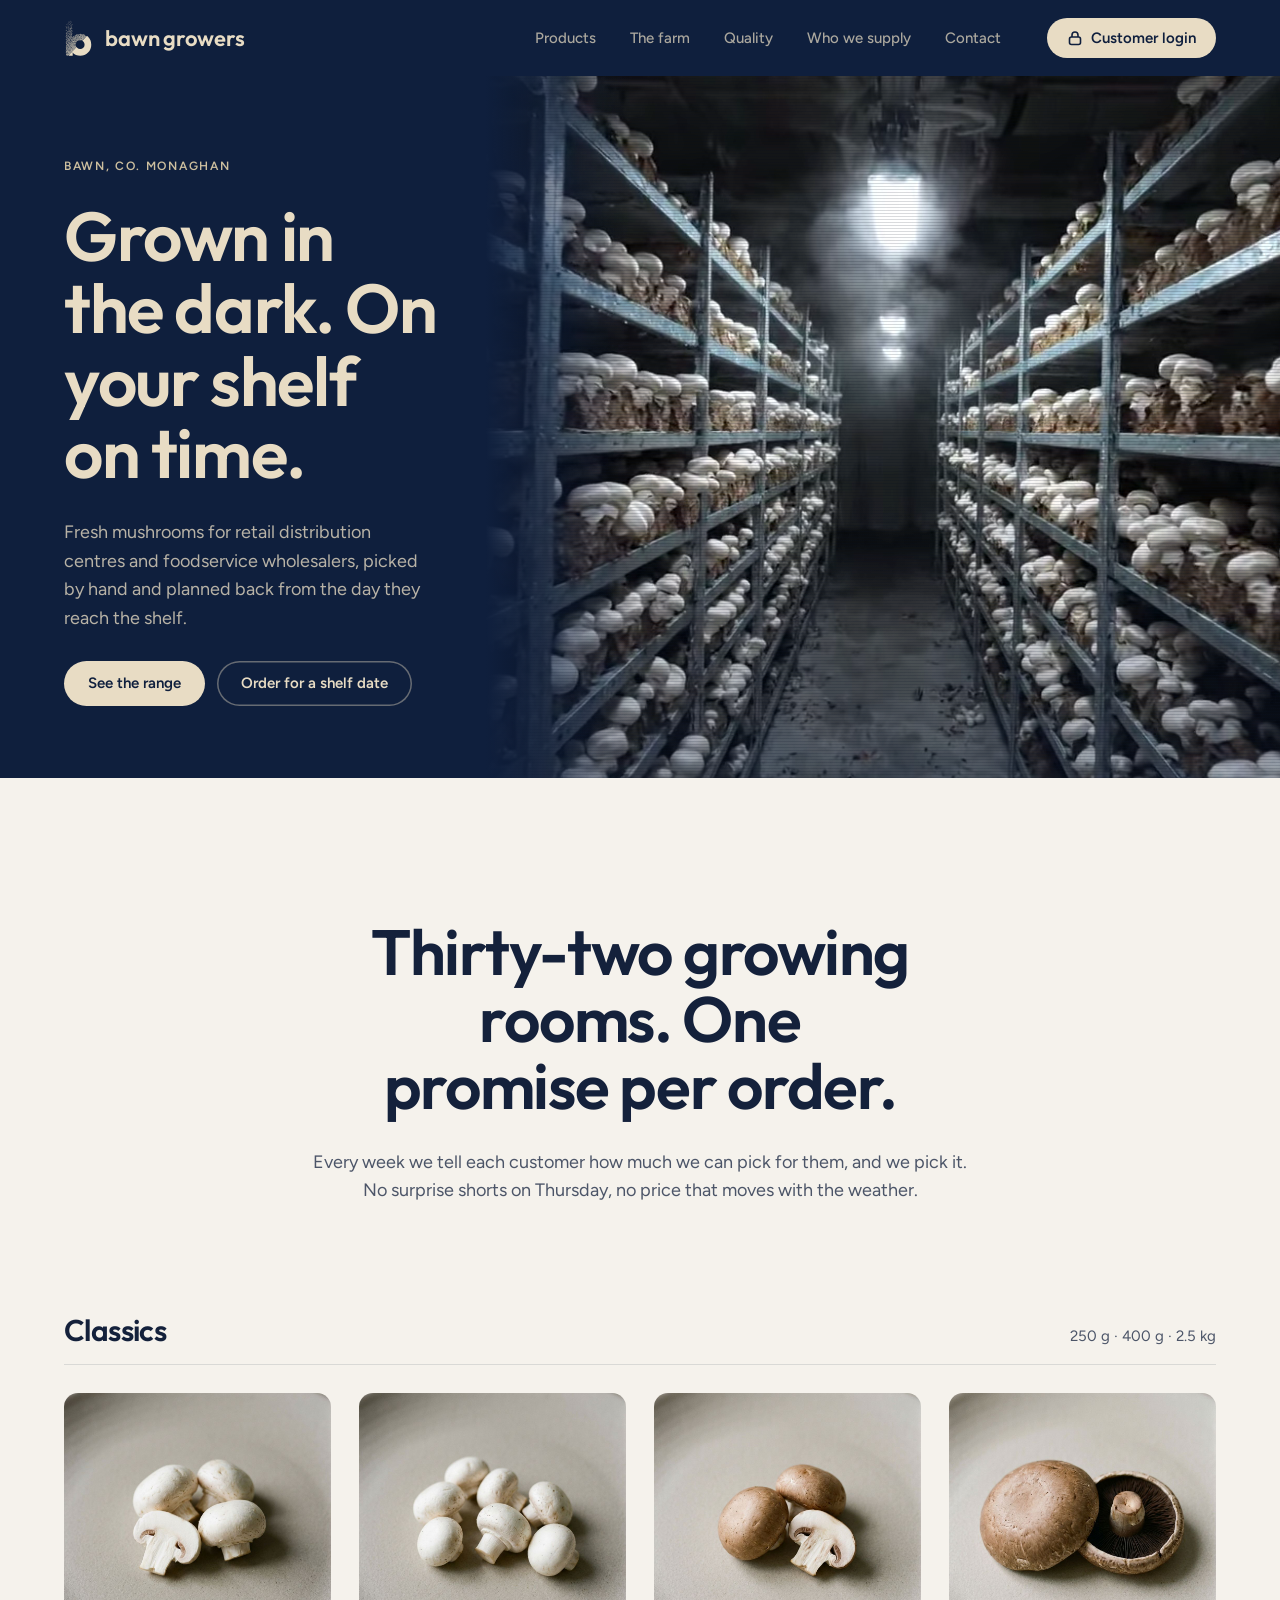
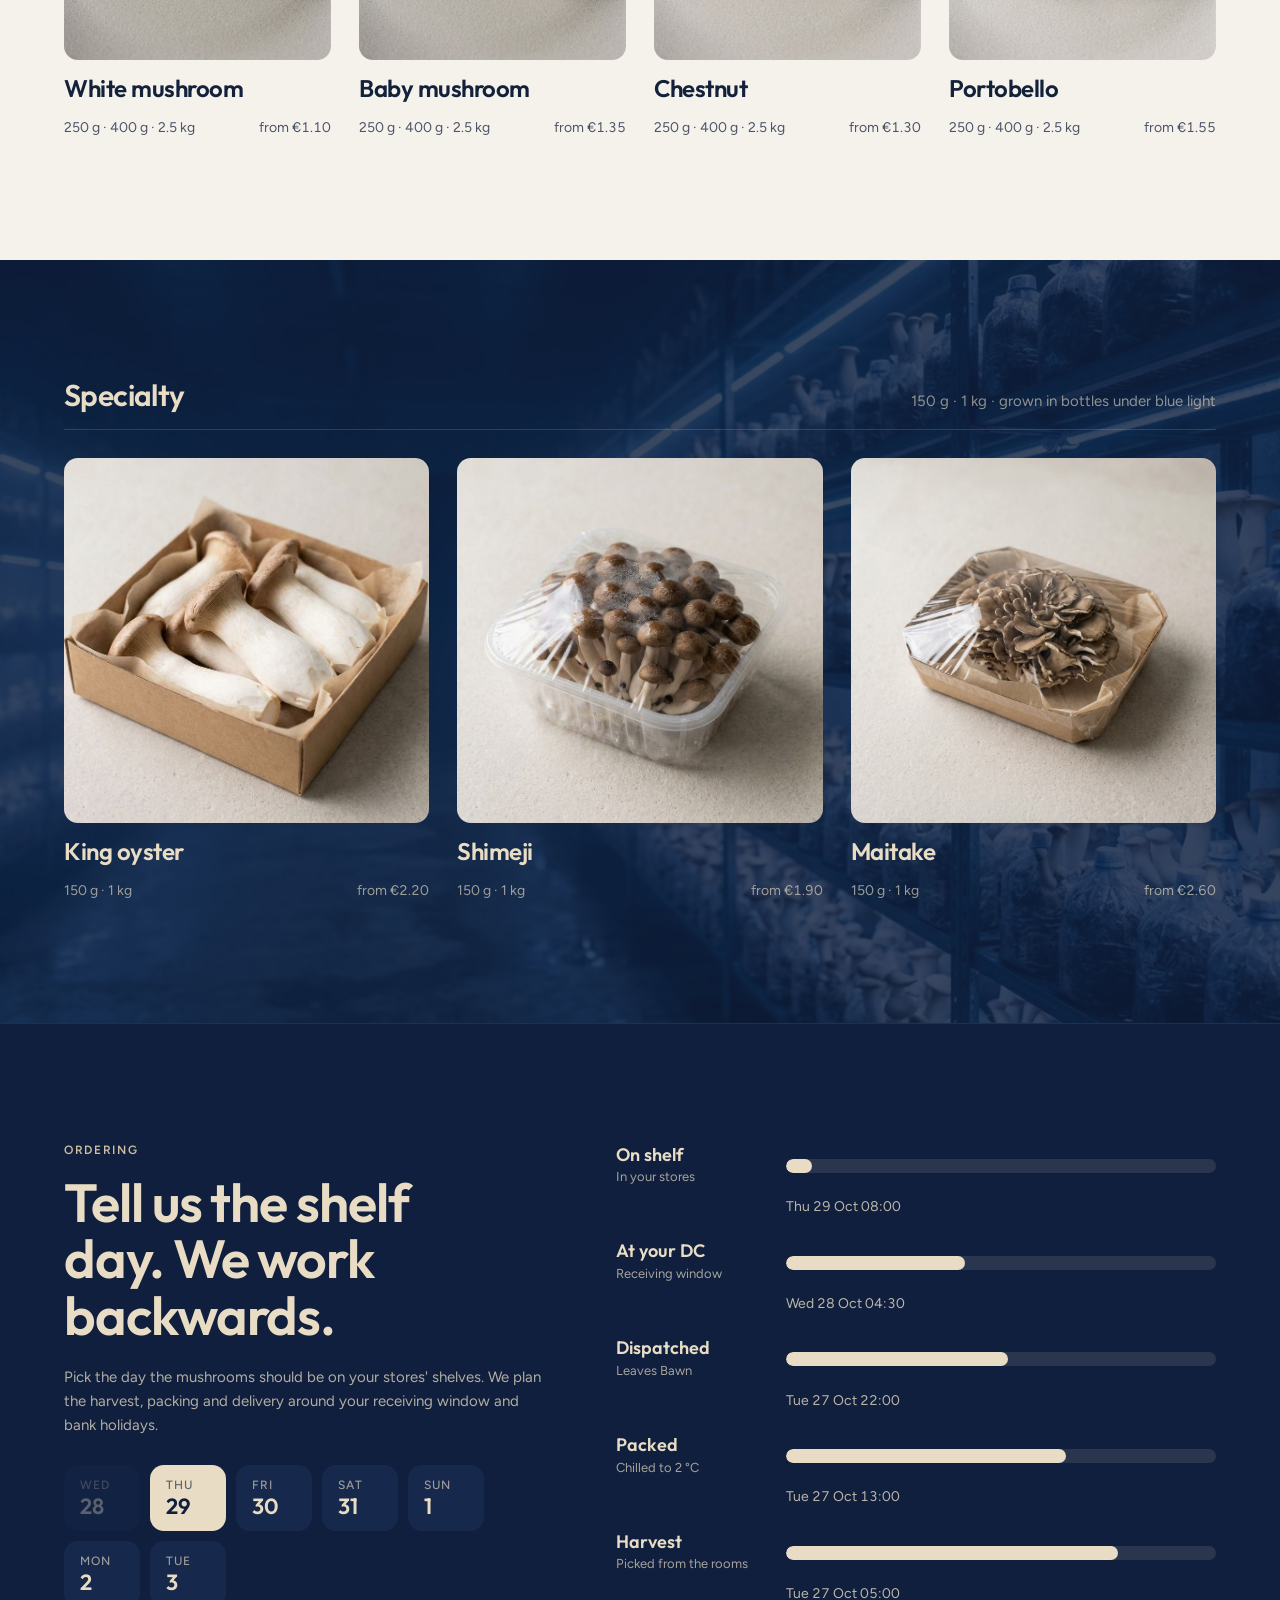
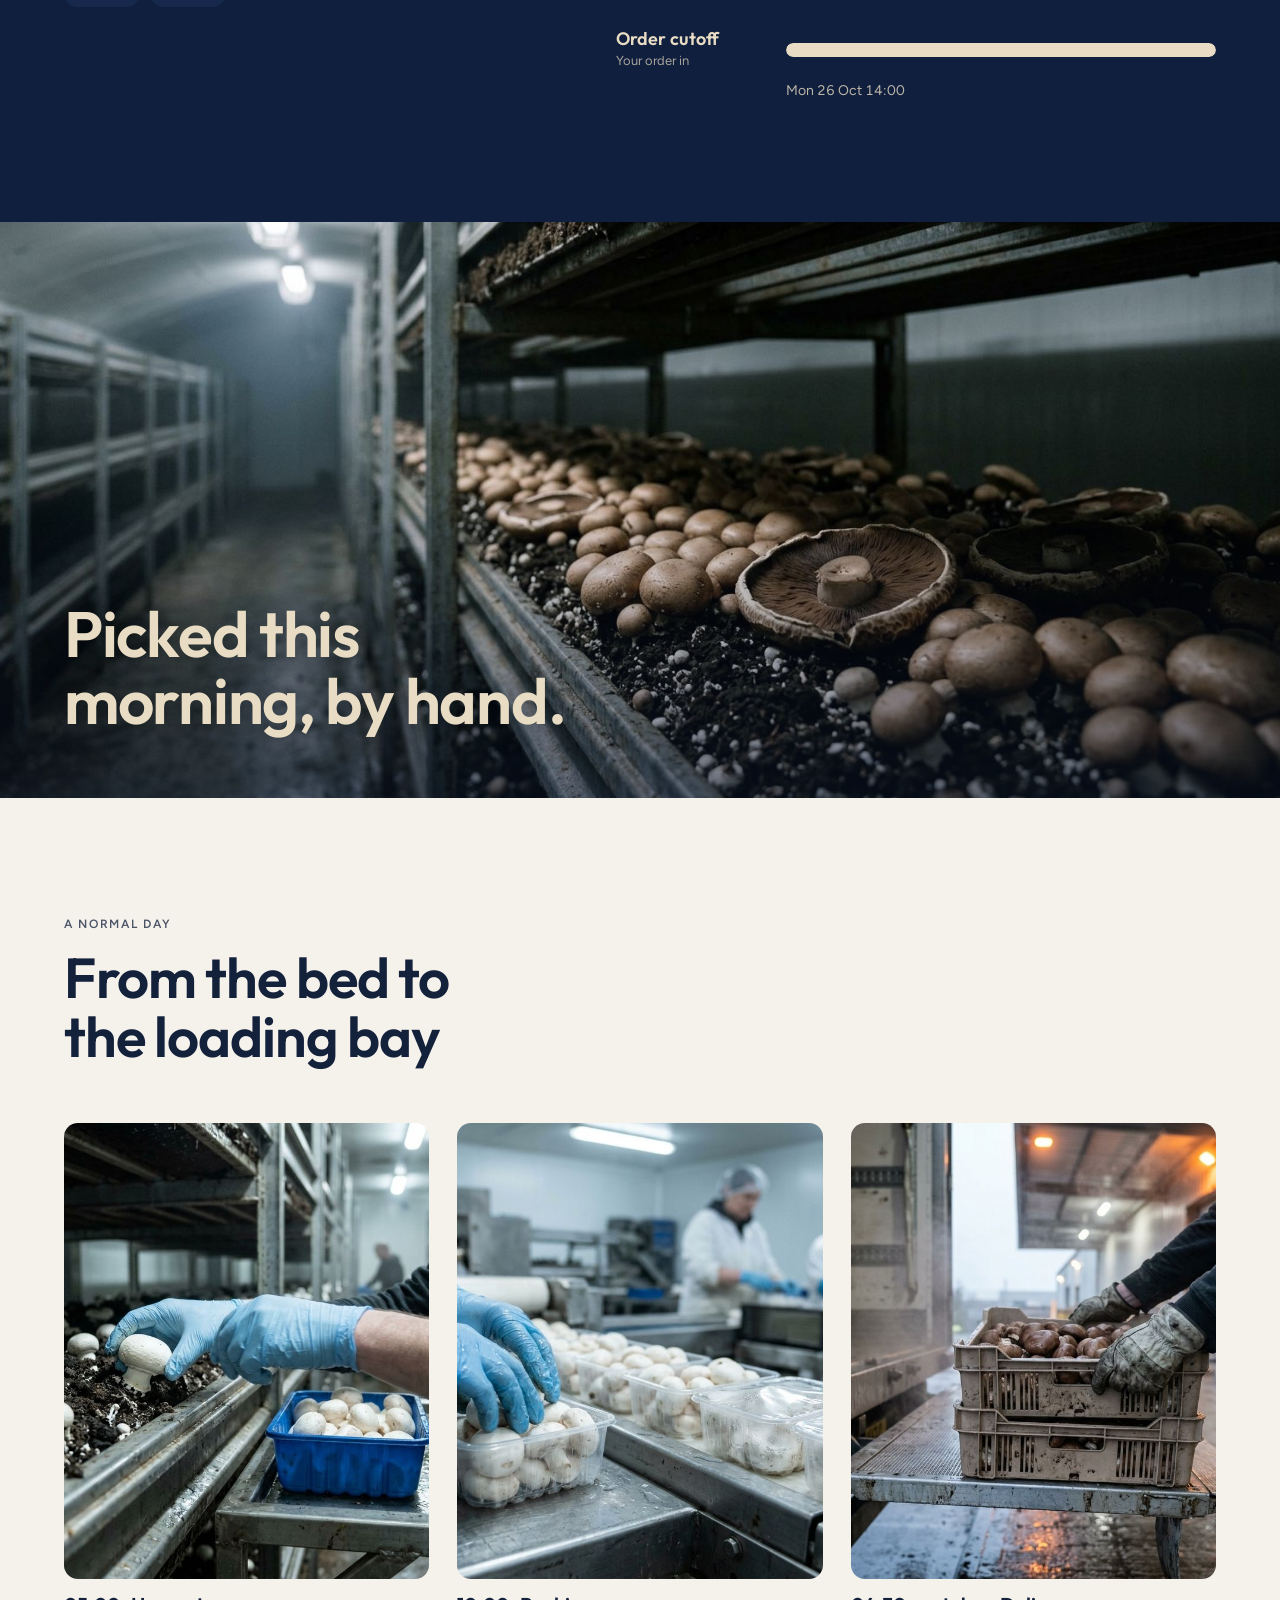
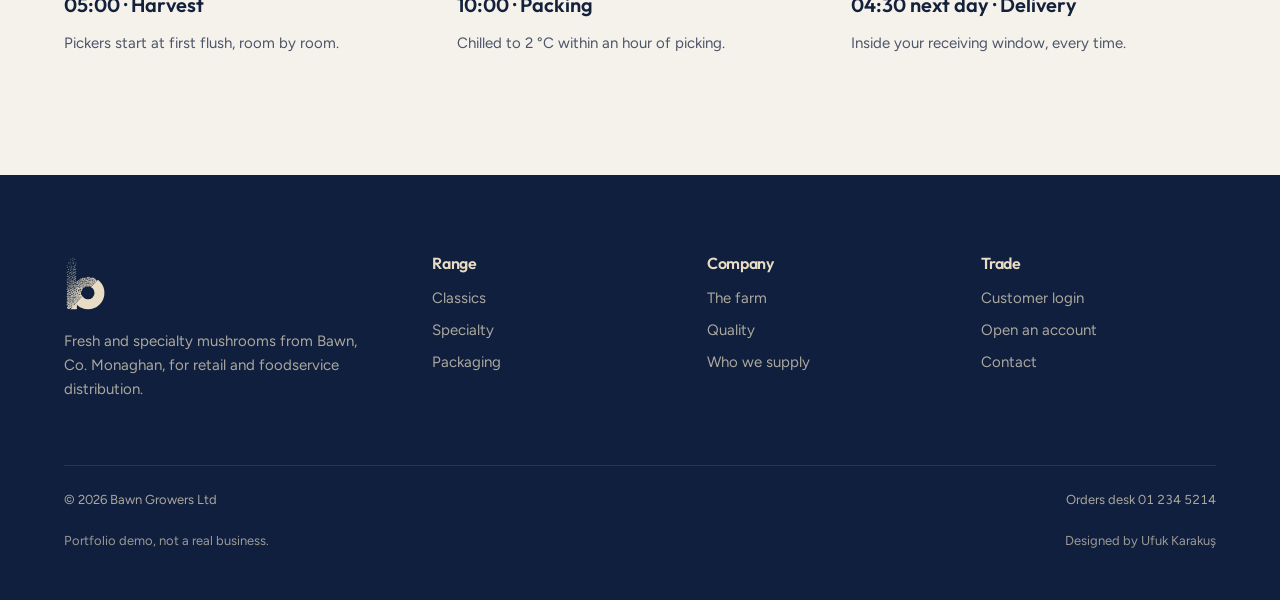
<file: index.html>
<!doctype html>
<html lang="en">
<head>
<meta charset="utf-8">
<meta name="viewport" content="width=device-width,initial-scale=1">
<title>Bawn Growers</title>
<meta name="robots" content="noindex, nofollow">
<meta name="description" content="Fresh mushrooms from Bawn, Co. Monaghan, for retail distribution centres and foodservice wholesalers.">
<link rel="icon" href="assets/logo/favicon.svg" type="image/svg+xml">
<link rel="preconnect" href="https://fonts.googleapis.com">
<link rel="preconnect" href="https://fonts.gstatic.com" crossorigin>
<link rel="stylesheet" href="https://fonts.googleapis.com/css2?family=Outfit:wght@400;500;600;700&family=Figtree:wght@400;500;600&display=swap">
<link rel="stylesheet" href="assets/css/main.css">
</head>
<body data-page="home">
<script src="assets/js/layout.js"></script>
<main id="main">
<section class="hero">
  <div class="hero-copy">
    <span class="eyebrow">Bawn, Co. Monaghan</span>
    <h1>Grown in the dark. On your shelf on time.</h1>
    <p>Fresh mushrooms for retail distribution centres and foodservice wholesalers, picked by hand and planned back from the day they reach the shelf.</p>
    <div class="btns">
      <a class="btn" href="products.html">See the range</a>
      <a class="btn ghost" href="panel.html">Order for a shelf date</a>
    </div>
  </div>
  <div class="hero-media" aria-hidden="true">
    <video autoplay muted loop playsinline preload="metadata" poster="assets/img/hero-poster.jpg" tabindex="-1">
      <source src="assets/video/hero.mp4" type="video/mp4">
      <source src="assets/video/hero.webm" type="video/webm">
    </video>
    <div class="scanlines"></div>
    <div class="edge-fade"></div>
  </div>
</section>

<div class="wrap statement">
  <h2>Thirty-two growing rooms. One promise per order.</h2>
  <p>Every week we tell each customer how much we can pick for them, and we pick it. No surprise shorts on Thursday, no price that moves with the weather.</p>
</div>

<section class="flush-top">
  <div class="wrap">
    <div class="group-label"><h3>Classics</h3><span>250 g · 400 g · 2.5 kg</span></div>
    <div class="prow four" id="home-classics"></div>
  </div>
</section>

<section class="navyband exotic">
  <div class="bgimg" style="background-image:url(assets/img/banner-specialty.jpg)"></div>
  <div class="wrap">
    <div class="group-label"><h3>Specialty</h3><span>150 g · 1 kg · grown in bottles under blue light</span></div>
    <div class="prow three" id="home-exotics"></div>
  </div>
</section>

<section class="navyband sep">
  <div class="wrap planner">
    <div>
      <span class="eyebrow">Ordering</span>
      <h2>Tell us the shelf day. We work backwards.</h2>
      <p class="note-line lead-note">Pick the day the mushrooms should be on your stores' shelves. We plan the harvest, packing and delivery around your receiving window and bank holidays.</p>
      <div class="days" id="home-days" role="group" aria-label="Shelf day"></div>
    </div>
    <div class="timeline" id="home-tl" aria-live="polite"></div>
  </div>
</section>

<div class="banner">
  <img src="assets/img/banner-brown.jpg" alt="A long growing room with brown mushrooms on peat beds" width="1584" height="672" loading="lazy">
  <div class="wrap"><h2>Picked this morning, by hand.</h2></div>
</div>

<section>
  <div class="wrap">
    <div class="sec-head"><span class="eyebrow">A normal day</span><h2>From the bed to the loading bay</h2></div>
    <div class="moments">
      <div class="moment"><div class="ph"><img src="assets/img/moment-harvest.jpg" alt="Gloved hands picking white mushrooms from a growing bed" width="1376" height="768" loading="lazy"></div><b>05:00 · Harvest</b><span>Pickers start at first flush, room by room.</span></div>
      <div class="moment"><div class="ph"><img src="assets/img/moment-packing.jpg" alt="A packing line filling punnets with white mushrooms" width="1376" height="768" loading="lazy"></div><b>10:00 · Packing</b><span>Chilled to 2 °C within an hour of picking.</span></div>
      <div class="moment"><div class="ph"><img src="assets/img/moment-delivery.jpg" alt="A driver unloading crates of chestnut mushrooms at a warehouse" width="1376" height="768" loading="lazy"></div><b>04:30 next day · Delivery</b><span>Inside your receiving window, every time.</span></div>
    </div>
  </div>
</section>
</main>
<script src="assets/js/data.js"></script>
<script src="assets/js/schedule.js"></script>
<script src="assets/js/reveal.js"></script>
<script src="assets/js/home.js"></script>
<script>BawnLayout.footer()</script>
</body>
</html>
</file>
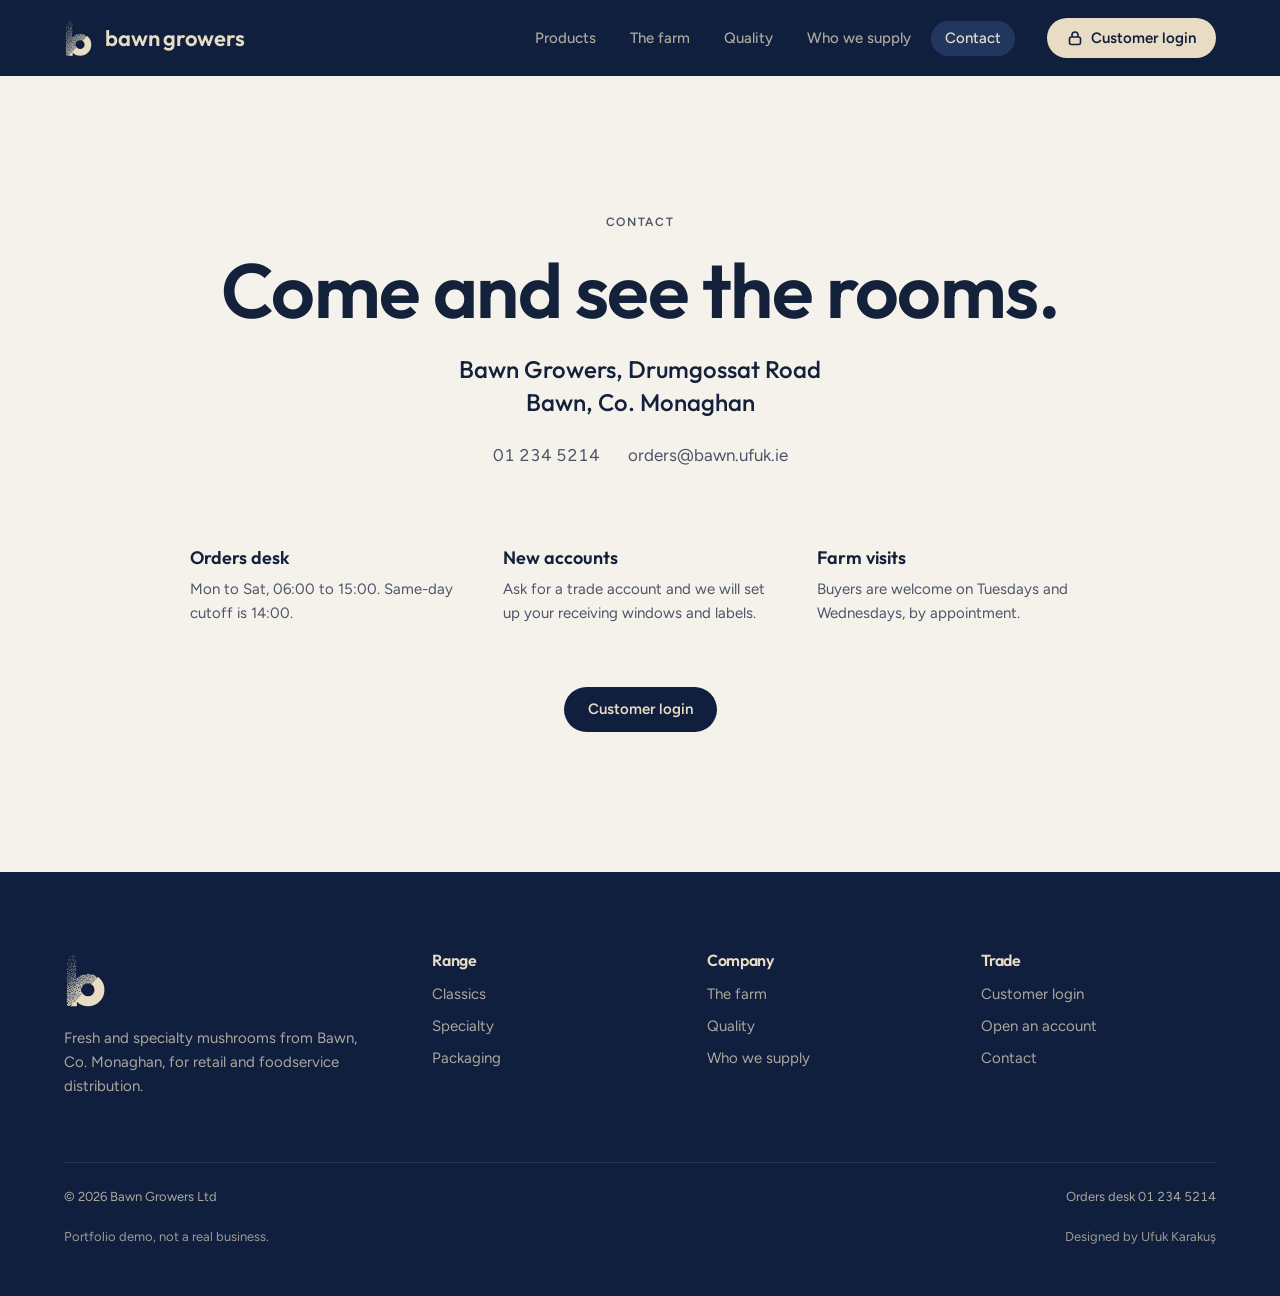
<file: contact.html>
<!doctype html>
<html lang="en">
<head>
<meta charset="utf-8">
<meta name="viewport" content="width=device-width,initial-scale=1">
<title>Bawn Growers — Contact</title>
<meta name="robots" content="noindex, nofollow">
<meta name="description" content="Orders desk, new accounts and farm visits.">
<link rel="icon" href="assets/logo/favicon.svg" type="image/svg+xml">
<link rel="preconnect" href="https://fonts.googleapis.com">
<link rel="preconnect" href="https://fonts.gstatic.com" crossorigin>
<link rel="stylesheet" href="https://fonts.googleapis.com/css2?family=Outfit:wght@400;500;600;700&family=Figtree:wght@400;500;600&display=swap">
<link rel="stylesheet" href="assets/css/main.css">
</head>
<body data-page="contact">
<script src="assets/js/layout.js"></script>
<main id="main">
<div class="wrap contact">
  <span class="eyebrow">Contact</span>
  <h1>Come and see the rooms.</h1>
  <p class="addr">Bawn Growers, Drumgossat Road<br>Bawn, Co. Monaghan</p>
  <div class="lines tnum"><span>01 234 5214</span><span>orders@bawn.ufuk.ie</span></div>
  <div class="hours">
    <div><b>Orders desk</b><p>Mon to Sat, 06:00 to 15:00. Same-day cutoff is 14:00.</p></div>
    <div><b>New accounts</b><p>Ask for a trade account and we will set up your receiving windows and labels.</p></div>
    <div><b>Farm visits</b><p>Buyers are welcome on Tuesdays and Wednesdays, by appointment.</p></div>
  </div>
  <a class="btn dark" href="panel.html">Customer login</a>
</div>

</main>
<script>BawnLayout.footer()</script>
</body>
</html>
</file>
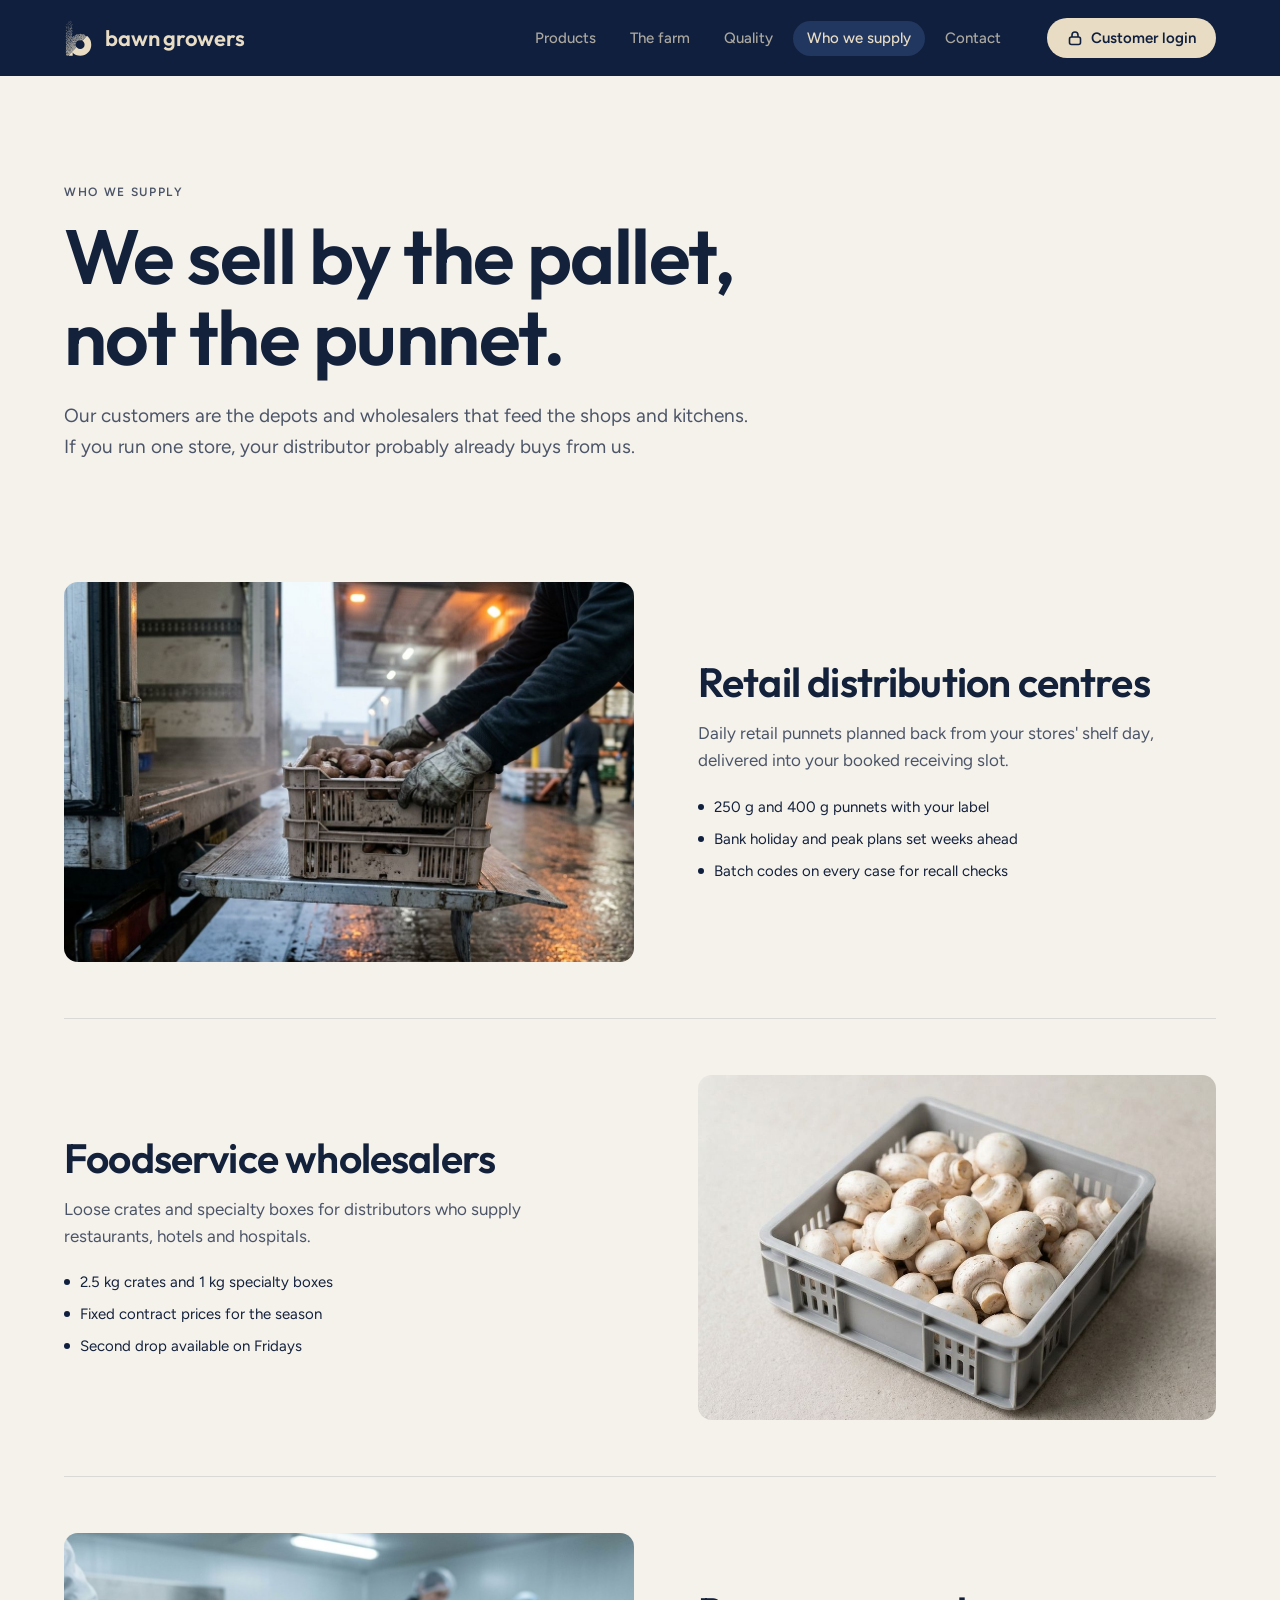
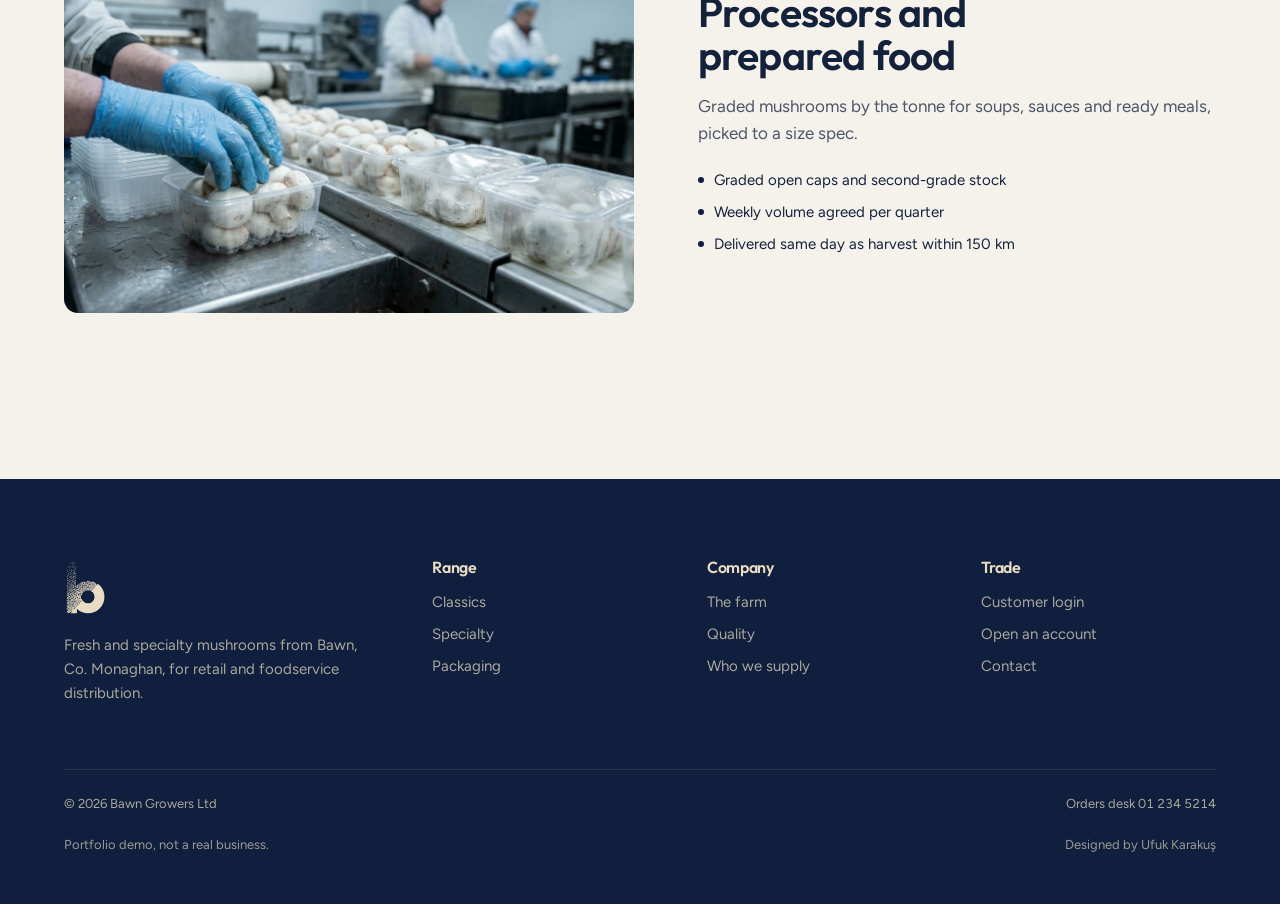
<file: customers.html>
<!doctype html>
<html lang="en">
<head>
<meta charset="utf-8">
<meta name="viewport" content="width=device-width,initial-scale=1">
<title>Bawn Growers — Who we supply</title>
<meta name="robots" content="noindex, nofollow">
<meta name="description" content="We sell by the pallet, not the punnet.">
<link rel="icon" href="assets/logo/favicon.svg" type="image/svg+xml">
<link rel="preconnect" href="https://fonts.googleapis.com">
<link rel="preconnect" href="https://fonts.gstatic.com" crossorigin>
<link rel="stylesheet" href="https://fonts.googleapis.com/css2?family=Outfit:wght@400;500;600;700&family=Figtree:wght@400;500;600&display=swap">
<link rel="stylesheet" href="assets/css/main.css">
</head>
<body data-page="customers">
<script src="assets/js/layout.js"></script>
<main id="main">
<div class="wrap phead">
  <span class="eyebrow">Who we supply</span>
  <h1>We sell by the pallet, not the punnet.</h1>
  <p>Our customers are the depots and wholesalers that feed the shops and kitchens. If you run one store, your distributor probably already buys from us.</p>
</div>

<div class="wrap ctypes">
  <div class="ctype">
    <div class="ph"><img src="assets/img/moment-delivery.jpg" alt="A driver unloading crates of mushrooms at a retail distribution centre" width="1376" height="768" loading="lazy"></div>
    <div><h2>Retail distribution centres</h2><p>Daily retail punnets planned back from your stores' shelf day, delivered into your booked receiving slot.</p>
      <ul><li>250 g and 400 g punnets with your label</li><li>Bank holiday and peak plans set weeks ahead</li><li>Batch codes on every case for recall checks</li></ul></div>
  </div>
  <div class="ctype">
    <div class="ph"><img src="assets/img/pack-2500.jpg" alt="A grey crate of loose white mushrooms" width="1024" height="1024" loading="lazy"></div>
    <div><h2>Foodservice wholesalers</h2><p>Loose crates and specialty boxes for distributors who supply restaurants, hotels and hospitals.</p>
      <ul><li>2.5 kg crates and 1 kg specialty boxes</li><li>Fixed contract prices for the season</li><li>Second drop available on Fridays</li></ul></div>
  </div>
  <div class="ctype">
    <div class="ph"><img src="assets/img/moment-packing.jpg" alt="A packing line filling punnets with white mushrooms" width="1376" height="768" loading="lazy"></div>
    <div><h2>Processors and prepared food</h2><p>Graded mushrooms by the tonne for soups, sauces and ready meals, picked to a size spec.</p>
      <ul><li>Graded open caps and second-grade stock</li><li>Weekly volume agreed per quarter</li><li>Delivered same day as harvest within 150 km</li></ul></div>
  </div>
</div>

</main>
<script>BawnLayout.footer()</script>
</body>
</html>
</file>
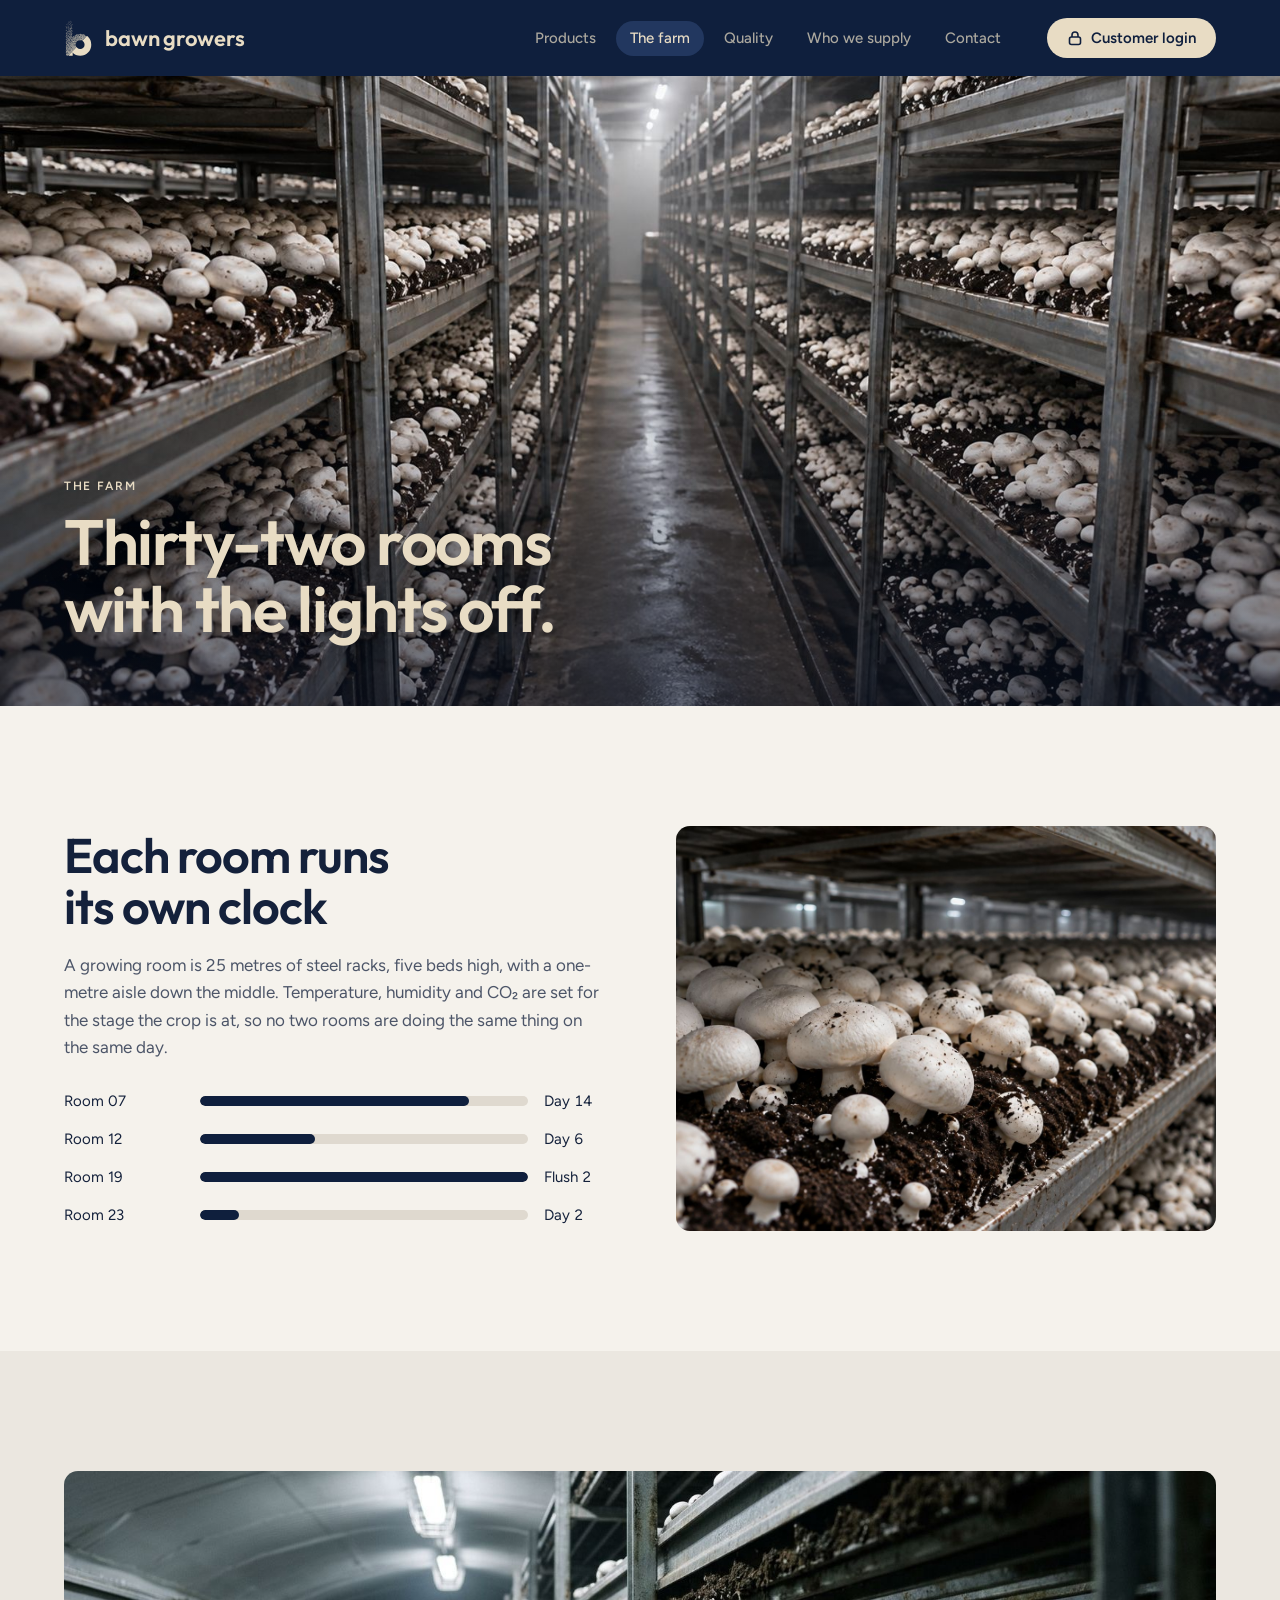
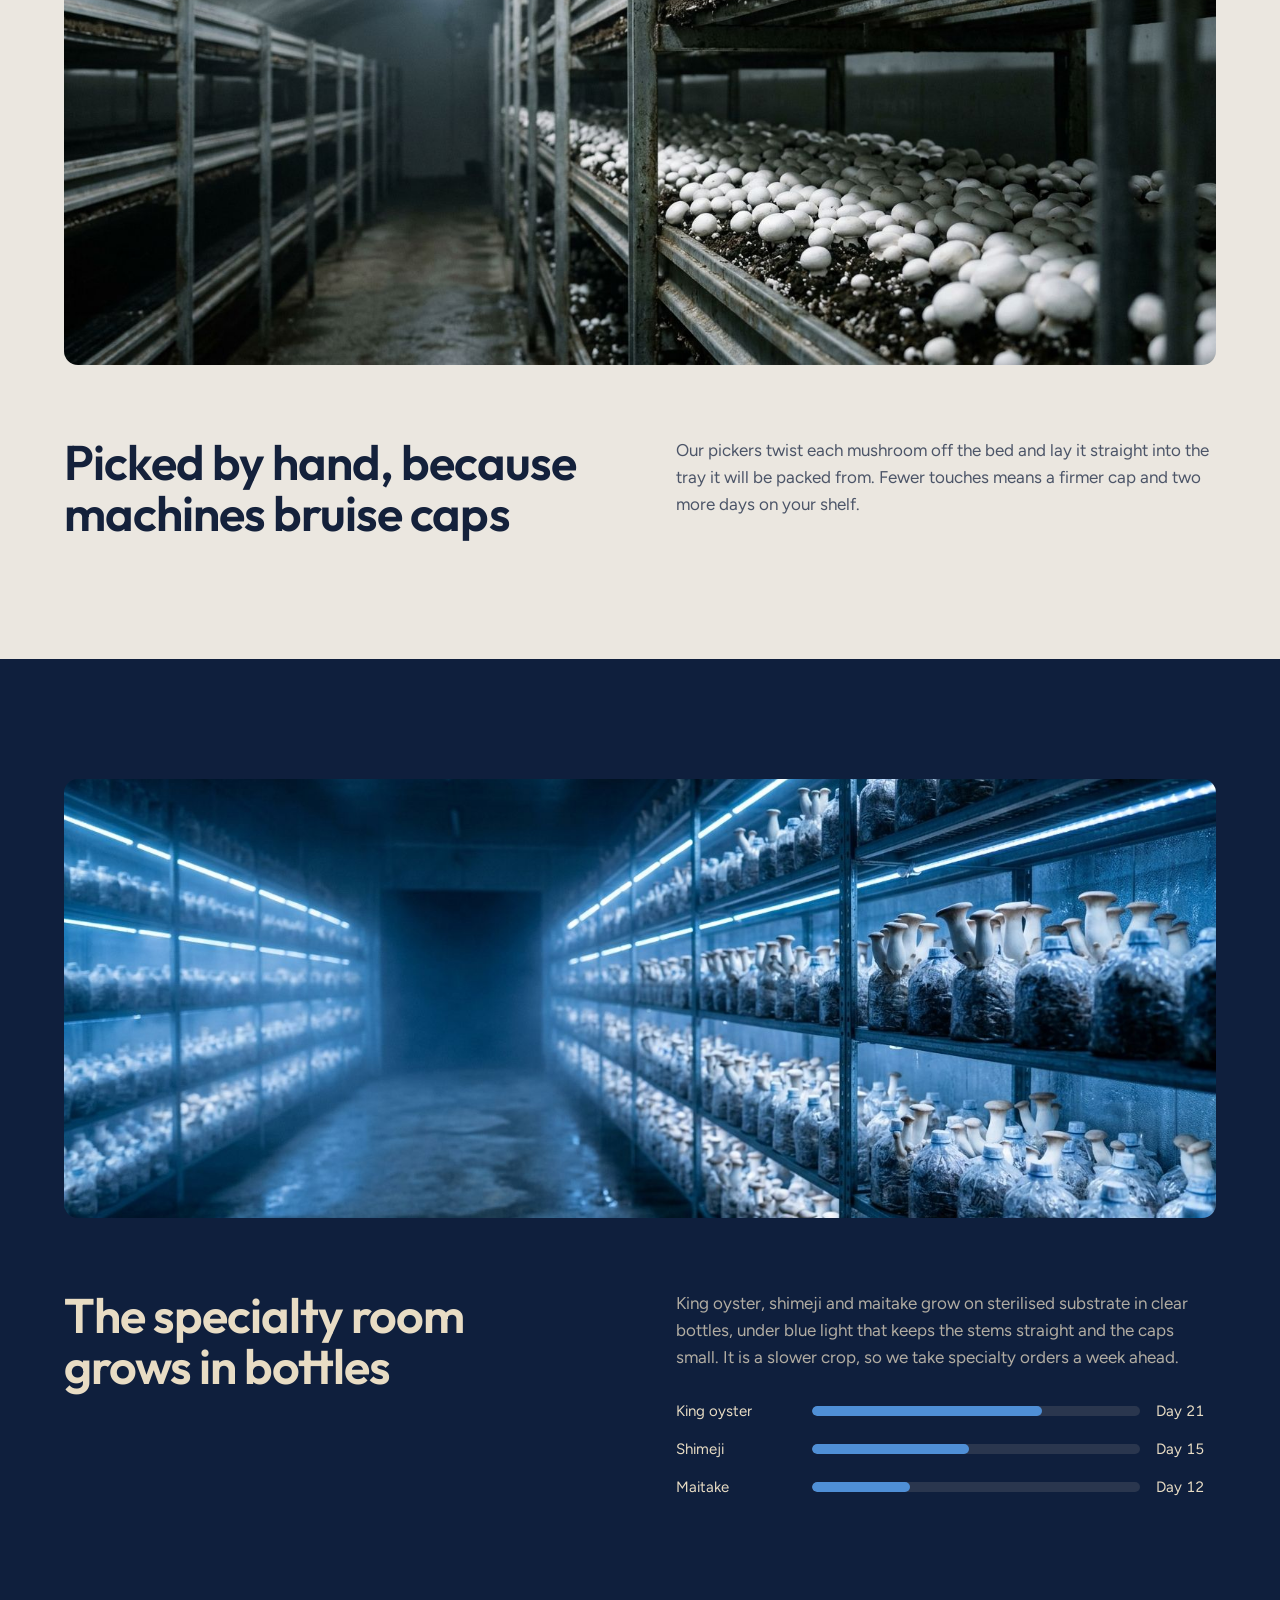
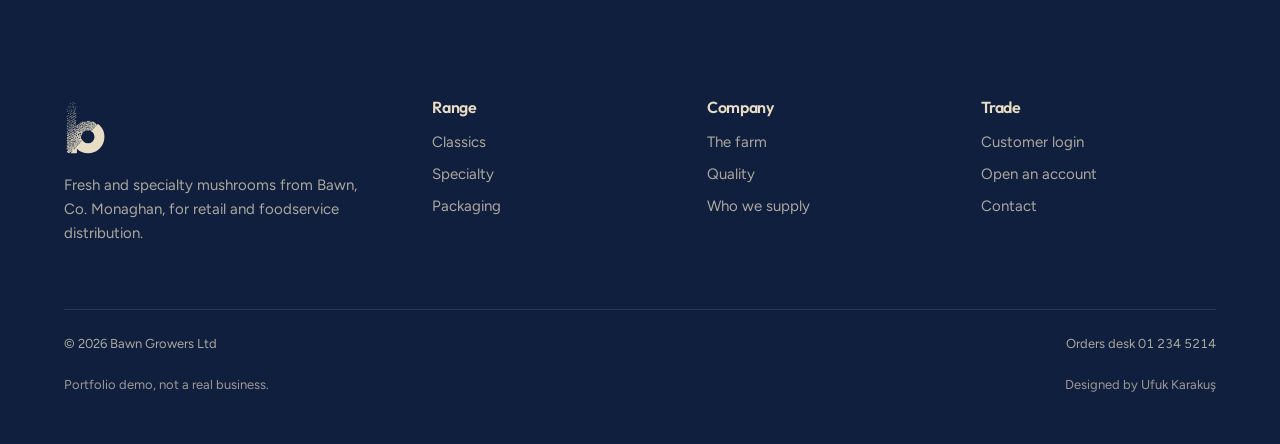
<file: farm.html>
<!doctype html>
<html lang="en">
<head>
<meta charset="utf-8">
<meta name="viewport" content="width=device-width,initial-scale=1">
<title>Bawn Growers — The farm</title>
<meta name="robots" content="noindex, nofollow">
<meta name="description" content="Thirty-two growing rooms in Bawn, Co. Monaghan, picked by hand.">
<link rel="icon" href="assets/logo/favicon.svg" type="image/svg+xml">
<link rel="preconnect" href="https://fonts.googleapis.com">
<link rel="preconnect" href="https://fonts.gstatic.com" crossorigin>
<link rel="stylesheet" href="https://fonts.googleapis.com/css2?family=Outfit:wght@400;500;600;700&family=Figtree:wght@400;500;600&display=swap">
<link rel="stylesheet" href="assets/css/main.css">
</head>
<body data-page="farm">
<script src="assets/js/layout.js"></script>
<main id="main">
<div class="banner tall">
  <img src="assets/img/farm-aisle.jpg" alt="A long, symmetrical aisle between racks of mushrooms in a growing room" width="1600" height="900">
  <div class="wrap"><span class="eyebrow">The farm</span><h1>Thirty-two rooms with the lights off.</h1></div>
</div>

<section>
  <div class="wrap split">
    <div class="txt">
      <h2>Each room runs its own clock</h2>
      <p>A growing room is 25 metres of steel racks, five beds high, with a one-metre aisle down the middle. Temperature, humidity and CO₂ are set for the stage the crop is at, so no two rooms are doing the same thing on the same day.</p>
      <div class="cycle" data-bars>
        <div class="row"><span>Room 07</span><span class="t"><i data-w="82"></i></span><span class="tnum">Day 14</span></div>
        <div class="row"><span>Room 12</span><span class="t"><i data-w="35"></i></span><span class="tnum">Day 6</span></div>
        <div class="row"><span>Room 19</span><span class="t"><i data-w="100"></i></span><span class="tnum">Flush 2</span></div>
        <div class="row"><span>Room 23</span><span class="t"><i data-w="12"></i></span><span class="tnum">Day 2</span></div>
      </div>
    </div>
    <div class="ph"><img src="assets/img/farm-beds.jpg" alt="White mushrooms growing on dark peat casing in a growing room" width="1600" height="900" loading="lazy"></div>
  </div>
</section>

<section class="stoneband">
  <div class="wrap">
    <div class="wide-ph"><img src="assets/img/banner-white.jpg" alt="A long growing room with white mushrooms on racks" width="1584" height="672" loading="lazy"></div>
    <div class="split top">
      <h2>Picked by hand, because machines bruise caps</h2>
      <p>Our pickers twist each mushroom off the bed and lay it straight into the tray it will be packed from. Fewer touches means a firmer cap and two more days on your shelf.</p>
    </div>
  </div>
</section>

<section class="navyband">
  <div class="wrap">
    <div class="wide-ph slim"><img src="assets/img/banner-specialty.jpg" alt="King oyster mushrooms growing from bottles under blue LED light" width="1584" height="672" loading="lazy"></div>
    <div class="split top">
      <h2>The specialty room grows in bottles</h2>
      <div class="txt">
        <p>King oyster, shimeji and maitake grow on sterilised substrate in clear bottles, under blue light that keeps the stems straight and the caps small. It is a slower crop, so we take specialty orders a week ahead.</p>
        <div class="cycle" data-bars>
          <div class="row"><span>King oyster</span><span class="t"><i data-w="70"></i></span><span class="tnum">Day 21</span></div>
          <div class="row"><span>Shimeji</span><span class="t"><i data-w="48"></i></span><span class="tnum">Day 15</span></div>
          <div class="row"><span>Maitake</span><span class="t"><i data-w="30"></i></span><span class="tnum">Day 12</span></div>
        </div>
      </div>
    </div>
  </div>
</section>

</main>
<script src="assets/js/data.js"></script>
<script src="assets/js/reveal.js"></script>
<script>BawnLayout.footer()</script>
</body>
</html>
</file>
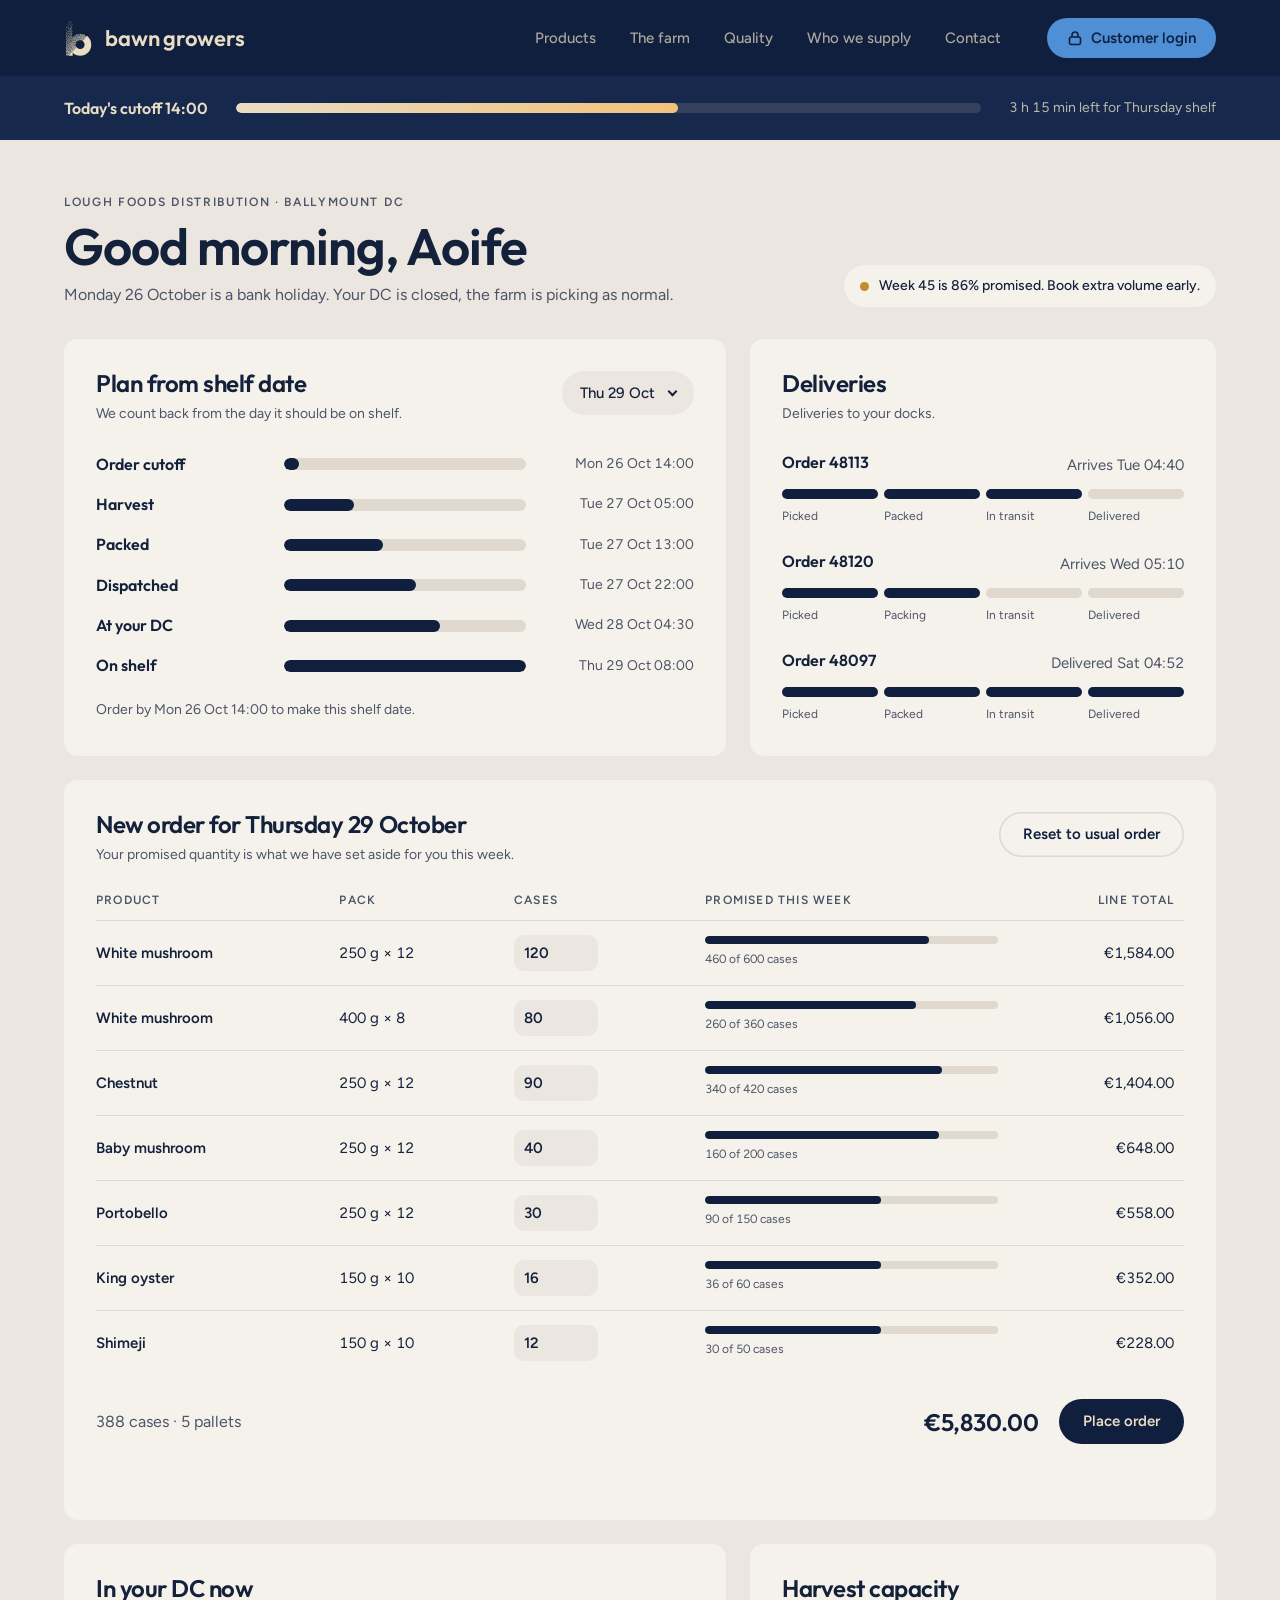
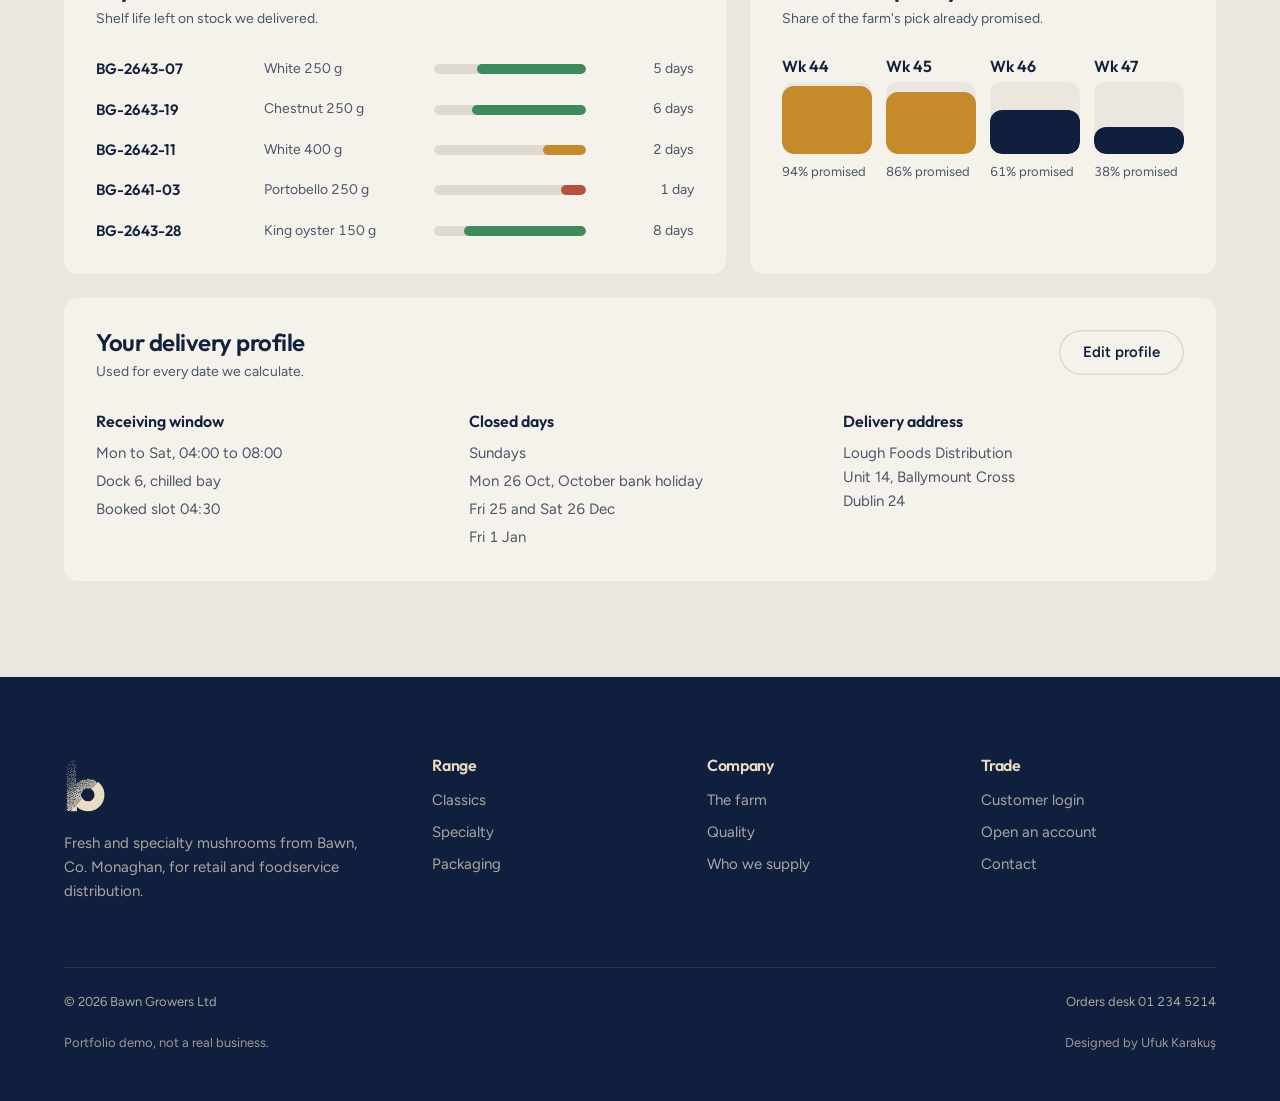
<file: panel.html>
<!doctype html>
<html lang="en">
<head>
<meta charset="utf-8">
<meta name="viewport" content="width=device-width,initial-scale=1">
<title>Bawn Growers — Customer panel</title>
<meta name="robots" content="noindex, nofollow">
<meta name="description" content="Plan from your shelf date, order against your promised quantity, trace every batch.">
<link rel="icon" href="assets/logo/favicon.svg" type="image/svg+xml">
<link rel="preconnect" href="https://fonts.googleapis.com">
<link rel="preconnect" href="https://fonts.gstatic.com" crossorigin>
<link rel="stylesheet" href="https://fonts.googleapis.com/css2?family=Outfit:wght@400;500;600;700&family=Figtree:wght@400;500;600&display=swap">
<link rel="stylesheet" href="assets/css/main.css">
</head>
<body data-page="panel">
<script src="assets/js/layout.js"></script>
<main id="main">
<div class="panel">
  <div class="cutoff">
    <div class="wrap">
      <b>Today's cutoff 14:00</b>
      <div class="t" aria-hidden="true"><i id="cutbar"></i></div>
      <span class="tnum" id="cuttxt"></span>
    </div>
  </div>
  <div class="wrap">
    <div class="phello">
      <div>
        <span class="eyebrow">Lough Foods Distribution · Ballymount DC</span>
        <h1>Good morning, Aoife</h1>
        <p>Monday 26 October is a bank holiday. Your DC is closed, the farm is picking as normal.</p>
      </div>
      <span class="chip"><i></i>Week 45 is 86% promised. Book extra volume early.</span>
    </div>

    <div class="pgrid">
      <div class="card c7">
        <div class="chead">
          <div><h2>Plan from shelf date</h2><p class="sub">We count back from the day it should be on shelf.</p></div>
          <label class="sr" for="shelfsel">Shelf date</label>
          <select class="sel" id="shelfsel"></select>
        </div>
        <div class="bsteps" id="psteps"></div>
        <p class="warnline" id="pwarn" aria-live="polite"></p>
      </div>

      <div class="card c5">
        <div class="chead"><div><h2>Deliveries</h2><p class="sub">Deliveries to your docks.</p></div></div>
        <div class="deliv">
          <div class="dl">
            <div class="top"><b>Order 48113</b><span class="tnum">Arrives Tue 04:40</span></div>
            <div class="seg" role="img" aria-label="Order 48113: picked, packed, now in transit, not yet delivered"><i class="d"></i><i class="d"></i><i class="n"></i><i></i></div>
            <div class="seglab" aria-hidden="true"><span>Picked</span><span>Packed</span><span>In transit</span><span>Delivered</span></div>
          </div>
          <div class="dl">
            <div class="top"><b>Order 48120</b><span class="tnum">Arrives Wed 05:10</span></div>
            <div class="seg" role="img" aria-label="Order 48120: picked, now packing, not yet in transit or delivered"><i class="d"></i><i class="n"></i><i></i><i></i></div>
            <div class="seglab" aria-hidden="true"><span>Picked</span><span>Packing</span><span>In transit</span><span>Delivered</span></div>
          </div>
          <div class="dl">
            <div class="top"><b>Order 48097</b><span class="tnum">Delivered Sat 04:52</span></div>
            <div class="seg" role="img" aria-label="Order 48097: picked, packed, in transit and delivered"><i class="d"></i><i class="d"></i><i class="d"></i><i class="d"></i></div>
            <div class="seglab" aria-hidden="true"><span>Picked</span><span>Packed</span><span>In transit</span><span>Delivered</span></div>
          </div>
        </div>
      </div>

      <div class="card c12">
        <div class="chead">
          <div><h2 id="ordtitle">New order for Thursday 29 October</h2><p class="sub">Your promised quantity is what we have set aside for you this week.</p></div>
          <button class="btn line" id="resetorder" type="button">Reset to usual order</button>
        </div>
        <table class="lines tnum">
          <thead><tr><th>Product</th><th>Pack</th><th>Cases</th><th>Promised this week</th><th>Line total</th></tr></thead>
          <tbody id="olines"></tbody>
        </table>
        <div class="tot">
          <span class="count" id="ocount"></span>
          <div class="right"><b class="tnum" id="ototal"></b><button class="btn dark" type="button" id="placeorder">Place order</button></div>
        </div>
        <p class="warnline" id="oplaced" aria-live="polite"></p>
      </div>

      <div class="card c7">
        <div class="chead"><div><h2>In your DC now</h2><p class="sub">Shelf life left on stock we delivered.</p></div></div>
        <div class="batches" id="batches"></div>
      </div>
      <div class="card c5">
        <div class="chead"><div><h2>Harvest capacity</h2><p class="sub">Share of the farm's pick already promised.</p></div></div>
        <div class="cap" id="cap"></div>
      </div>

      <div class="card c12">
        <div class="chead"><div><h2>Your delivery profile</h2><p class="sub">Used for every date we calculate.</p></div><button class="btn line" type="button" id="editprofile">Edit profile</button></div>
        <div class="profile">
          <div><b>Receiving window</b><ul class="tnum"><li>Mon to Sat, 04:00 to 08:00</li><li>Dock 6, chilled bay</li><li>Booked slot 04:30</li></ul></div>
          <div><b>Closed days</b><ul class="tnum"><li>Sundays</li><li>Mon 26 Oct, October bank holiday</li><li>Fri 25 and Sat 26 Dec</li><li>Fri 1 Jan</li></ul></div>
          <div><b>Delivery address</b><p>Lough Foods Distribution<br>Unit 14, Ballymount Cross<br>Dublin 24</p></div>
        </div>
      </div>
    </div>
  </div>
</div>

</main>
<script src="assets/js/data.js"></script>
<script src="assets/js/schedule.js"></script>
<script src="assets/js/reveal.js"></script>
<script src="assets/js/modal.js"></script>
<script src="assets/js/panel.js"></script>
<script>document.getElementById("editprofile").addEventListener("click",function(e){Bawn.modal.open(e.currentTarget,"you could change your receiving window, closed days and delivery address here, and every date on this page would follow.")})</script>
<script>BawnLayout.footer()</script>
</body>
</html>
</file>
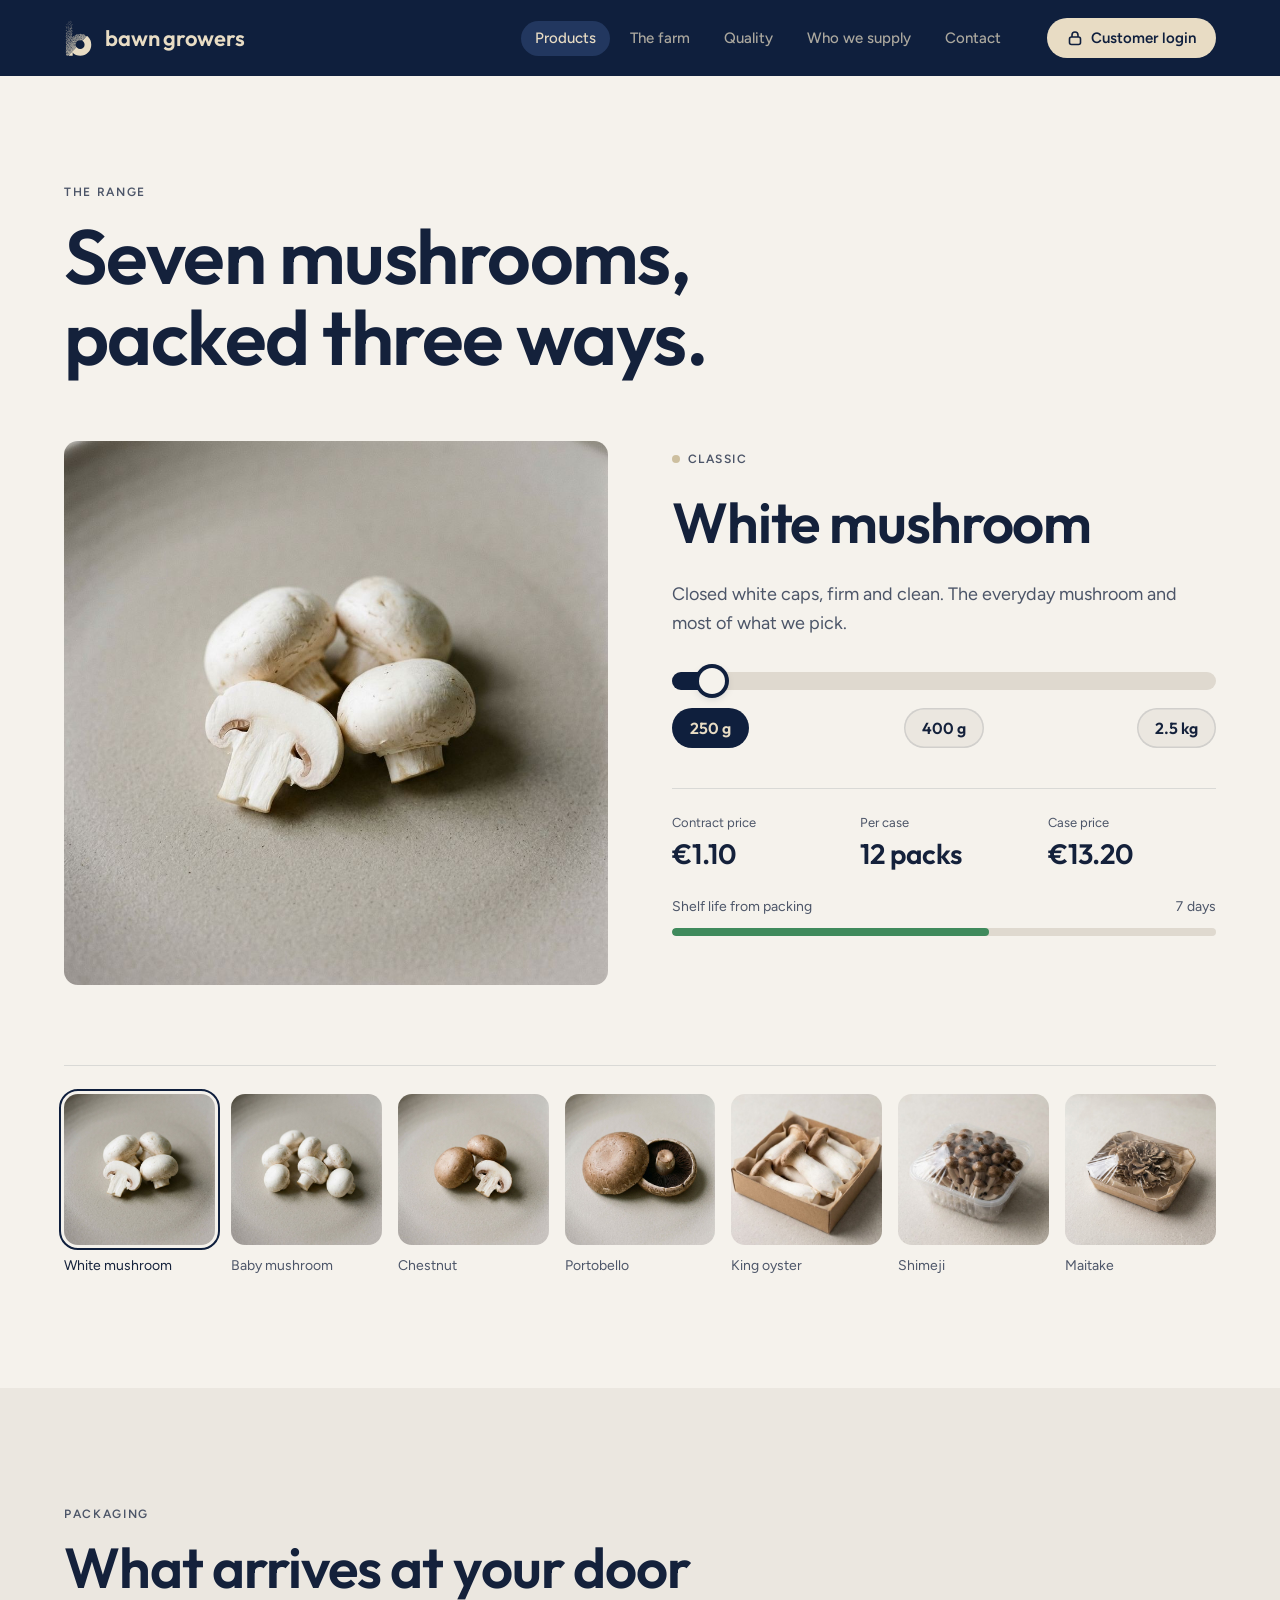
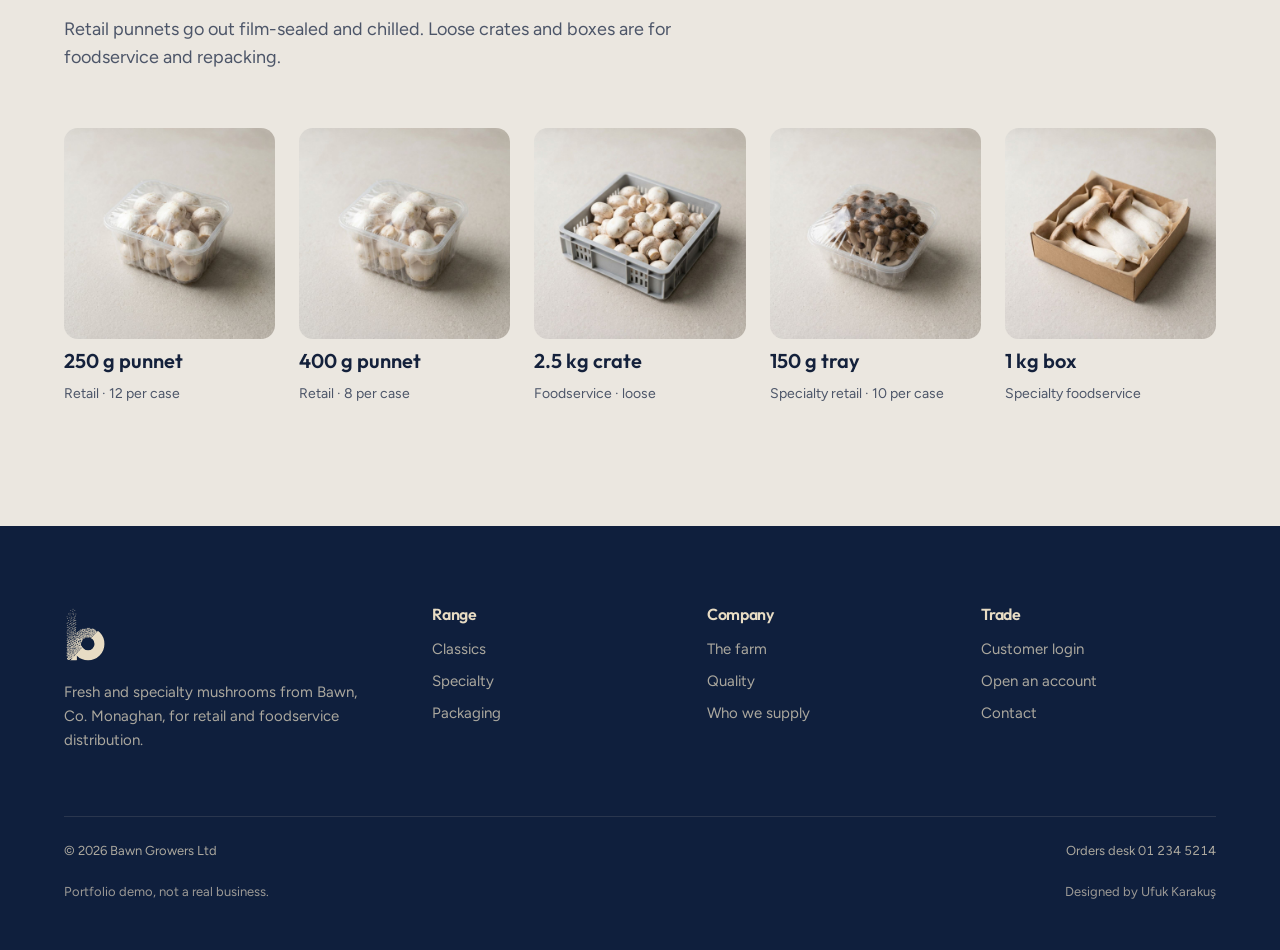
<file: products.html>
<!doctype html>
<html lang="en">
<head>
<meta charset="utf-8">
<meta name="viewport" content="width=device-width,initial-scale=1">
<title>Bawn Growers — Products</title>
<meta name="robots" content="noindex, nofollow">
<meta name="description" content="Seven mushrooms, packed three ways. Fixed contract prices by the case.">
<link rel="icon" href="assets/logo/favicon.svg" type="image/svg+xml">
<link rel="preconnect" href="https://fonts.googleapis.com">
<link rel="preconnect" href="https://fonts.gstatic.com" crossorigin>
<link rel="stylesheet" href="https://fonts.googleapis.com/css2?family=Outfit:wght@400;500;600;700&family=Figtree:wght@400;500;600&display=swap">
<link rel="stylesheet" href="assets/css/main.css">
</head>
<body data-page="products">
<script src="assets/js/layout.js"></script>
<main id="main">
<div class="wrap phead"><span class="eyebrow">The range</span><h1>Seven mushrooms, packed three ways.</h1></div>

<div class="wrap">
  <div class="detail">
    <div class="big"><img id="d-img" src="assets/img/product-white.jpg" alt="White mushrooms on a plain light surface" width="800" height="800"></div>
    <div class="dinfo">
      <span class="tag" id="d-tag"><i></i><em id="d-group">Classic</em></span>
      <h2 id="d-name">White mushroom</h2>
      <p class="lede" id="d-lede"></p>
      <div class="xp" id="xp">
        <div class="xtrack" role="slider" tabindex="0" aria-label="Pack size"><div class="xfill"></div></div>
        <canvas aria-hidden="true"></canvas>
        <div class="stops" role="group" aria-label="Pack sizes"></div>
      </div>
      <div class="figs">
        <div class="fig"><small>Contract price</small><b class="tnum" id="d-price"></b></div>
        <div class="fig"><small>Per case</small><b class="tnum" id="d-case"></b></div>
        <div class="fig"><small>Case price</small><b class="tnum" id="d-cprice"></b></div>
      </div>
      <div class="life">
        <div class="row"><span>Shelf life from packing</span><span class="tnum" id="d-life"></span></div>
        <div class="t"><i id="d-lifebar"></i></div>
      </div>
    </div>
  </div>
  <div class="cat-grid" id="cat"></div>
</div>

<section class="stoneband spaced" id="packaging">
  <div class="wrap">
    <div class="sec-head"><span class="eyebrow">Packaging</span><h2>What arrives at your door</h2><p>Retail punnets go out film-sealed and chilled. Loose crates and boxes are for foodservice and repacking.</p></div>
    <div class="packs">
      <div class="pack"><div class="ph"><img src="assets/img/pack-250.jpg" alt="A 250 g clear punnet of white mushrooms" width="800" height="800" loading="lazy"></div><b>250 g punnet</b><span>Retail · 12 per case</span></div>
      <div class="pack"><div class="ph"><img src="assets/img/pack-400.jpg" alt="A 400 g clear punnet of white mushrooms" width="800" height="800" loading="lazy"></div><b>400 g punnet</b><span>Retail · 8 per case</span></div>
      <div class="pack"><div class="ph"><img src="assets/img/pack-2500.jpg" alt="A grey 2.5 kg crate of loose white mushrooms" width="800" height="800" loading="lazy"></div><b>2.5 kg crate</b><span>Foodservice · loose</span></div>
      <div class="pack"><div class="ph"><img src="assets/img/pack-150.jpg" alt="A 150 g tray of shimeji under film" width="800" height="800" loading="lazy"></div><b>150 g tray</b><span>Specialty retail · 10 per case</span></div>
      <div class="pack"><div class="ph"><img src="assets/img/pack-1000.jpg" alt="A 1 kg cardboard box of king oyster mushrooms" width="800" height="800" loading="lazy"></div><b>1 kg box</b><span>Specialty foodservice</span></div>
    </div>
  </div>
</section>

</main>
<script src="assets/js/data.js"></script>
<script src="assets/js/xpbar.js"></script>
<script src="assets/js/products.js"></script>
<script>BawnLayout.footer()</script>
</body>
</html>
</file>
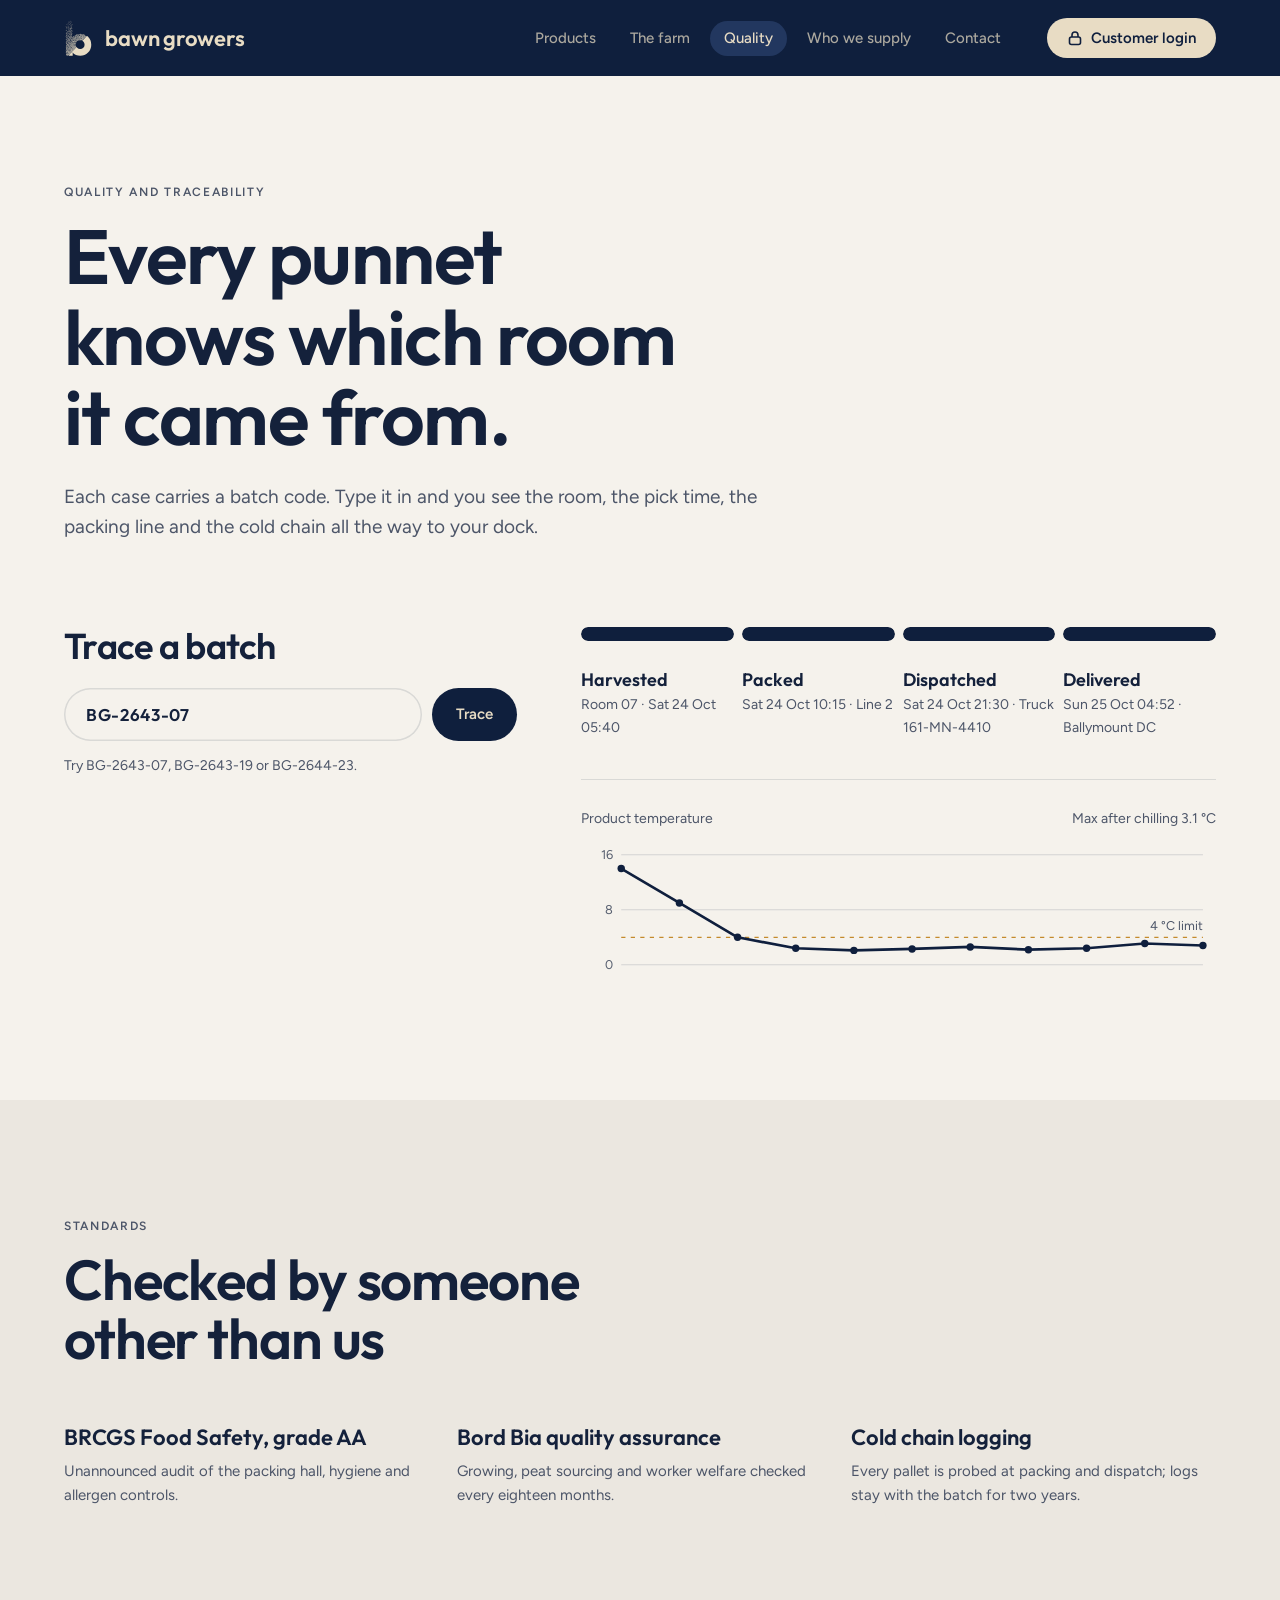
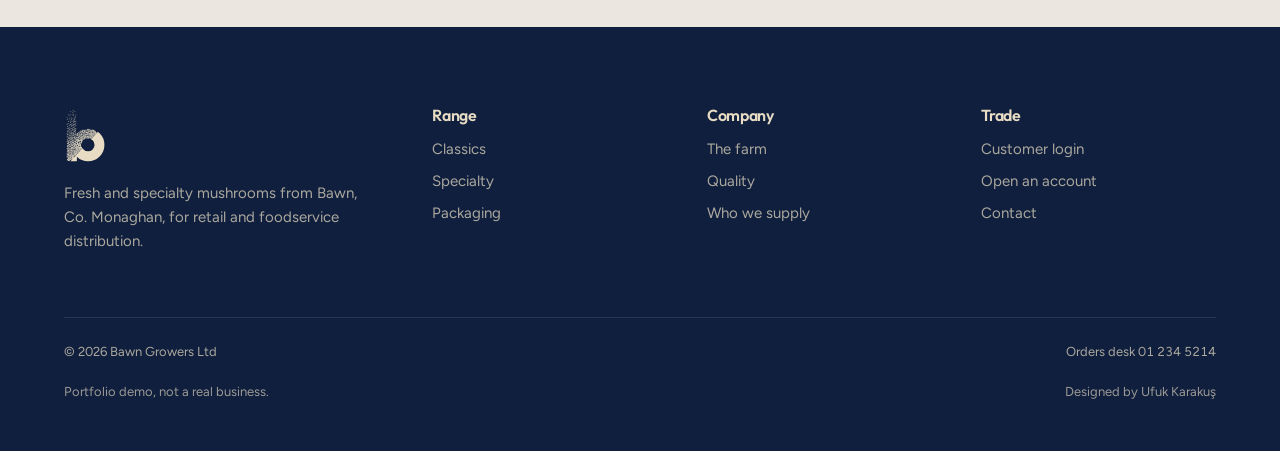
<file: quality.html>
<!doctype html>
<html lang="en">
<head>
<meta charset="utf-8">
<meta name="viewport" content="width=device-width,initial-scale=1">
<title>Bawn Growers — Quality</title>
<meta name="robots" content="noindex, nofollow">
<meta name="description" content="Batch tracing and the standards behind every case.">
<link rel="icon" href="assets/logo/favicon.svg" type="image/svg+xml">
<link rel="preconnect" href="https://fonts.googleapis.com">
<link rel="preconnect" href="https://fonts.gstatic.com" crossorigin>
<link rel="stylesheet" href="https://fonts.googleapis.com/css2?family=Outfit:wght@400;500;600;700&family=Figtree:wght@400;500;600&display=swap">
<link rel="stylesheet" href="assets/css/main.css">
</head>
<body data-page="quality">
<script src="assets/js/layout.js"></script>
<main id="main">
<div class="wrap phead">
  <span class="eyebrow">Quality and traceability</span>
  <h1>Every punnet knows which room it came from.</h1>
  <p>Each case carries a batch code. Type it in and you see the room, the pick time, the packing line and the cold chain all the way to your dock.</p>
</div>

<section class="flush-top tight">
  <div class="wrap trace">
    <div>
      <h2>Trace a batch</h2>
      <form class="lookup" id="traceform" autocomplete="off">
        <label class="sr" for="batch">Batch code</label>
        <input id="batch" name="batch" value="BG-2643-07" spellcheck="false">
        <button class="btn dark" type="submit">Trace</button>
      </form>
      <p class="hint">Try BG-2643-07, BG-2643-19 or BG-2644-23.</p>
    </div>
    <div class="result" aria-live="polite">
      <div class="jbar" id="jbar"><i></i><i></i><i></i><i></i></div>
      <div class="jrows" id="jrows"></div>
      <div class="temps">
        <div class="tcap"><span>Product temperature</span><span id="tempmax"></span></div>
        <svg id="tempsvg" viewBox="0 0 600 132" role="img" aria-label="Product temperature log in degrees Celsius, with the 4 degree limit marked"></svg>
      </div>
    </div>
  </div>
</section>

<section class="stoneband">
  <div class="wrap">
    <div class="sec-head"><span class="eyebrow">Standards</span><h2>Checked by someone other than us</h2></div>
    <div class="certs">
      <div class="cert"><b>BRCGS Food Safety, grade AA</b><p>Unannounced audit of the packing hall, hygiene and allergen controls.</p></div>
      <div class="cert"><b>Bord Bia quality assurance</b><p>Growing, peat sourcing and worker welfare checked every eighteen months.</p></div>
      <div class="cert"><b>Cold chain logging</b><p>Every pallet is probed at packing and dispatch; logs stay with the batch for two years.</p></div>
    </div>
  </div>
</section>

</main>
<script src="assets/js/quality.js"></script>
<script>BawnLayout.footer()</script>
</body>
</html>
</file>
<file: assets/css/main.css>
/* Bawn Growers — shared stylesheet
   Navy frame + light limestone pages, one 1200px column, one 14px radius, real gaps between photos. */

/* ---------- tokens (the only place colours are defined) ---------- */
:root{
  --navy:#0f1f3d;   --navy-2:#16294d;   --navy-3:#22375f;   --navy-0:#0a1428;   --navy-glow:#2a4672;
  --beige:#e8dcc4;  --beige-2:#cdbf9f;  --beige-hi:#f3e9d4; --amber:#f2c27a;
  --stone:#ebe7e0;  --stone-2:#dfd9cf;  --paper:#f5f2ec;   --white:#fff;
  --ink:#14213b;    --ink-2:#4c5568;    --line:rgba(20,33,59,.12);
  --led:#4f8fd6;    --ok:#3f8a5c;       --warn:#c48a2c;     --bad:#b4513f;
  /* beige at set strengths, for text and hairlines on navy */
  --on-navy-72:rgba(232,220,196,.72);  --on-navy-78:rgba(232,220,196,.78);  --on-navy-75:rgba(232,220,196,.75);
  --on-navy-65:rgba(232,220,196,.65);  --on-navy-60:rgba(232,220,196,.6);   --on-navy-40:rgba(232,220,196,.4);
  --on-navy-16:rgba(232,220,196,.16);  --on-navy-12:rgba(232,220,196,.12);  --on-navy-14:rgba(232,220,196,.14);
  --on-navy-08:rgba(232,220,196,.08);
  --scan:rgba(8,16,32,.28);  --navy-fade:rgba(15,31,61,0);  --navy-fade-35:rgba(15,31,61,.35);
  --banner-shade:rgba(10,20,40,.55);  --banner-shade-0:rgba(10,20,40,0);  --text-shade:rgba(0,0,0,.35);
  --handle-shadow:rgba(15,31,61,.25);  --scrim:rgba(10,20,40,.62);
  --display:"Outfit","Avenir Next","Segoe UI",system-ui,sans-serif;
  --body:"Figtree","Avenir Next","Segoe UI",system-ui,sans-serif;
  --r:14px;
  color-scheme:light;
}

/* ---------- base ---------- */
*{box-sizing:border-box}
body{margin:0;background:var(--paper);color:var(--ink);font:16px/1.6 var(--body);-webkit-font-smoothing:antialiased;animation:fadein .45s ease}
@keyframes fadein{from{opacity:.4}to{opacity:1}}
h1,h2,h3,h4{font-family:var(--display);font-weight:600;letter-spacing:-.02em;line-height:1.05;margin:0;text-wrap:balance}
p{margin:0}
a{color:inherit}
img{display:block}
button{font:inherit;cursor:pointer}
:focus-visible{outline:2px solid var(--led);outline-offset:3px}
.wrap{max-width:1200px;margin:0 auto;padding-left:24px;padding-right:24px}
.tnum{font-variant-numeric:tabular-nums}
.sr{position:absolute;left:-9999px;width:1px;height:1px;overflow:hidden}
.eyebrow{display:block;font:600 12px/1 var(--body);letter-spacing:.14em;text-transform:uppercase;color:var(--ink-2)}
.navyband .eyebrow,.hero .eyebrow{color:var(--beige-2)}

/* ---------- skip link ---------- */
.skip{position:absolute;left:16px;top:-80px;z-index:100;background:var(--beige);color:var(--navy);padding:12px 18px;border-radius:999px;font:600 15px/1 var(--body);text-decoration:none}
.skip:focus{top:12px}
main{display:block}

/* ---------- header ---------- */
header.site{position:sticky;top:0;z-index:50;background:var(--navy);color:var(--beige)}
header.site .wrap{display:flex;align-items:center;gap:32px;height:76px}
.brand{display:flex;align-items:center;gap:12px;text-decoration:none;color:var(--beige)}
.brand img{height:38px;width:auto;display:block}
.brand span{font:600 22px/1 var(--display);letter-spacing:-.01em}
nav.main{display:flex;gap:6px;margin-left:auto}
nav.main a{color:var(--on-navy-72);padding:10px 14px;border-radius:999px;font:500 15px/1 var(--body);text-decoration:none;transition:color .2s}
nav.main a:hover,nav.main a[aria-current="page"]{color:var(--beige)}
nav.main a[aria-current="page"]{background:var(--navy-3)}
.b2b{background:var(--beige);color:var(--navy);border-radius:999px;padding:12px 20px;font:600 15px/1 var(--body);display:flex;gap:8px;align-items:center;text-decoration:none;transition:background .2s}
.b2b:hover{background:var(--beige-hi)}
.b2b[aria-current="page"]{background:var(--led);color:var(--navy)}

/* ---------- buttons ---------- */
.btns{display:flex;gap:12px;flex-wrap:wrap}
.btn{display:inline-block;border:0;border-radius:999px;padding:15px 24px;font:600 15px/1 var(--body);background:var(--beige);color:var(--navy);text-decoration:none;transition:transform .2s,background .2s}
.btn:hover{transform:translateY(-1px)}
.btn.ghost{background:transparent;color:var(--beige);box-shadow:inset 0 0 0 1.5px var(--on-navy-40)}
.btn.dark{background:var(--navy);color:var(--beige)}
.btn.line{background:transparent;color:var(--navy);box-shadow:inset 0 0 0 1.5px var(--line)}

/* ---------- sections ---------- */
section{padding-block:120px}
section.sep{border-top:1px solid var(--on-navy-08)}
section.flush-top{padding-top:0}
section.tight{padding-top:20px;padding-bottom:120px}
section.spaced{margin-top:110px}
section[id]{scroll-margin-top:76px}
.hero{padding-block:0}
.sec-head{display:flex;flex-direction:column;gap:18px;max-width:760px;margin-bottom:56px}
.sec-head h2{font-size:clamp(38px,4.4vw,60px)}
.sec-head p{font-size:18px;color:var(--ink-2);max-width:56ch}
.navyband{background:var(--navy);color:var(--beige)}
.navyband .sec-head p{color:var(--on-navy-75)}
.stoneband{background:var(--stone)}

/* page heads (pages without a banner) */
.phead{padding-block:110px 64px}
.phead h1{font-size:clamp(48px,6vw,88px);max-width:15ch;margin-top:18px}
.phead p{margin-top:24px;font-size:19px;color:var(--ink-2);max-width:58ch}

/* ---------- hero ---------- */
.hero{position:relative;background:var(--navy);color:var(--beige);display:grid;grid-template-columns:minmax(340px,38%) 1fr;min-height:min(78vh,740px)}
.hero-copy{display:flex;flex-direction:column;justify-content:flex-end;align-items:flex-start;gap:28px;padding:64px 48px 72px max(24px,calc((100vw - 1200px)/2 + 24px))}
.hero h1{font-size:clamp(44px,5.4vw,76px);color:var(--beige)}
.hero p{color:var(--on-navy-78);font-size:18px;max-width:30ch}
.hero-media{position:relative;overflow:hidden;background:var(--navy-0)}
.hero-media video,.hero-media img{position:absolute;inset:0;width:100%;height:100%;object-fit:cover}
.scanlines{position:absolute;inset:0;pointer-events:none;background:repeating-linear-gradient(0deg,var(--scan) 0 1px,transparent 1px 3px);opacity:.55}
.edge-fade{position:absolute;inset:0;pointer-events:none;background:linear-gradient(90deg,var(--navy) 0%,var(--navy-fade) 18%),linear-gradient(0deg,var(--navy-fade-35),var(--navy-fade) 40%)}

/* statement */
.statement{padding-block:140px 110px}
.statement h2{font-size:clamp(40px,5vw,68px);max-width:16ch;margin-inline:auto;text-align:center}
.statement p{text-align:center;max-width:56ch;margin:28px auto 0;font-size:18px;color:var(--ink-2)}

/* ---------- product cards ---------- */
.prow{display:grid;gap:28px}
.prow.four{grid-template-columns:repeat(4,1fr)}
.prow.three{grid-template-columns:repeat(3,1fr)}
.pcard{display:flex;flex-direction:column;gap:16px;color:inherit;text-decoration:none}
.pcard .ph{aspect-ratio:1;border-radius:var(--r);overflow:hidden;background:var(--stone-2);position:relative}
.pcard .ph img{width:100%;height:100%;object-fit:cover;transition:transform .6s ease}
.pcard:hover .ph img{transform:scale(1.04)}
.pcard h3{font-size:24px}
.pcard .meta{display:flex;justify-content:space-between;gap:12px;color:var(--ink-2);font-size:14px}
.navyband .pcard .meta{color:var(--on-navy-65)}
.navyband .pcard .ph{background:var(--navy-2)}
.group-label{display:flex;align-items:baseline;justify-content:space-between;gap:16px;margin-bottom:28px;padding-bottom:16px;border-bottom:1px solid var(--line)}
.navyband .group-label{border-color:var(--on-navy-16)}
.group-label h3{font-size:30px}
.group-label span{color:var(--ink-2);font-size:15px}
.navyband .group-label span{color:var(--on-navy-60)}

/* specialty band */
.exotic{position:relative;overflow:hidden}
.exotic .bgimg{position:absolute;inset:0;background:center/cover no-repeat;opacity:.18}
.exotic .wrap{position:relative}

/* ---------- shelf planner (home) ---------- */
.planner{display:grid;grid-template-columns:1fr 1.25fr;gap:72px;align-items:start}
.planner h2{font-size:clamp(38px,4.2vw,58px);margin-top:18px}
.planner .lead-note{margin-top:22px}
.note-line{margin-top:22px;font-size:15px;color:var(--on-navy-75);max-width:52ch}
.days{display:flex;gap:10px;flex-wrap:wrap;margin:28px 0 10px}
.day{border:0;border-radius:var(--r);background:var(--navy-2);color:var(--beige);padding:14px 16px;min-width:76px;display:flex;flex-direction:column;gap:4px;align-items:flex-start;transition:background .2s}
.day small{font:500 12px/1 var(--body);opacity:.65;text-transform:uppercase;letter-spacing:.1em}
.day b{font:600 22px/1 var(--display)}
.day[aria-pressed="true"]{background:var(--beige);color:var(--navy)}
.day[disabled]{opacity:.35;cursor:not-allowed}
.timeline{display:flex;flex-direction:column;gap:22px}
.step{display:grid;grid-template-columns:150px 1fr;gap:20px;align-items:center}
.step .lab{display:flex;flex-direction:column;gap:2px}
.step .lab b{font:600 18px/1.2 var(--display)}
.step .lab span{font-size:13px;opacity:.7}
.track{height:14px;border-radius:999px;background:var(--on-navy-12);position:relative;overflow:hidden}
.track i{position:absolute;inset:0 auto 0 0;border-radius:999px;background:var(--beige);transition:width .9s cubic-bezier(.2,.8,.2,1)}
.step .when{grid-column:2;font-size:14px;margin-top:-12px;opacity:.8}
.timeline{position:relative}
/* the closed-day note hangs in the section's bottom padding, so showing or hiding it never moves anything */
.timeline .note-line{position:absolute;left:0;right:0;top:100%;margin-top:28px}

/* ---------- banner ---------- */
.banner{position:relative;height:min(64vh,620px);background:var(--navy-2);display:flex;align-items:flex-end}
.banner > img{position:absolute;inset:0;width:100%;height:100%;object-fit:cover}
.banner::after{content:"";position:absolute;inset:0;background:linear-gradient(0deg,var(--banner-shade),var(--banner-shade-0) 55%);pointer-events:none}
.banner .wrap{position:relative;z-index:1;width:100%;padding-block:64px}
.banner h1,.banner h2{color:var(--beige);font-size:clamp(40px,5vw,72px);max-width:14ch;text-shadow:0 2px 30px var(--text-shade)}
.banner.tall{height:min(70vh,680px)}
.banner .eyebrow{color:var(--beige)}
.banner .eyebrow + h1,.banner .eyebrow + h2{margin-top:16px}

/* ---------- moments ---------- */
.moments{display:grid;grid-template-columns:repeat(3,1fr);gap:28px}
.moment{display:grid;grid-template-rows:auto auto 1fr;gap:14px}
.moment .ph{border-radius:var(--r);overflow:hidden;aspect-ratio:4/5;background:var(--stone-2)}
.moment .ph img{width:100%;height:100%;object-fit:cover}
.moment b{font:600 20px/1.2 var(--display)}
.moment span{color:var(--ink-2);font-size:15px}

/* ---------- footer ---------- */
footer.site{background:var(--navy);color:var(--on-navy-72);padding-block:80px 48px}
footer.site .grid{display:grid;grid-template-columns:1.4fr 1fr 1fr 1fr;gap:40px}
footer.site .fh{color:var(--beige);font:600 16px/1.05 var(--display);letter-spacing:-.02em;margin:0 0 14px}
footer.site ul{list-style:none;margin:0;padding:0;display:flex;flex-direction:column;gap:8px;font-size:15px}
footer.site a{color:inherit;text-decoration:none}
footer.site a:hover{color:var(--beige)}
footer.site .base{margin-top:64px;padding-top:24px;border-top:1px solid var(--on-navy-12);display:flex;justify-content:space-between;gap:16px;font-size:13px}
.flogo img{height:56px;width:auto}
.flogo p{margin-top:18px;max-width:30ch;font-size:15px}

/* demo lines under the footer (publishing rule) */
footer.site .demo{margin-top:20px;display:flex;justify-content:space-between;gap:16px;font-size:13px;color:var(--on-navy-65)}

/* concept-site modal */
.modal-back{position:fixed;inset:0;z-index:200;background:var(--scrim);display:flex;align-items:center;justify-content:center;padding:24px}
.modal{background:var(--paper);color:var(--ink);border-radius:var(--r);padding:32px;max-width:480px;width:100%;display:flex;flex-direction:column;gap:16px}
.modal h2{font-size:28px}
.modal p{color:var(--ink-2)}
.modal .btns{margin-top:8px}

/* ---------- product detail + XP bar ---------- */
.detail{display:grid;grid-template-columns:1fr 1fr;gap:64px;align-items:start;padding-bottom:80px}
.detail .big{aspect-ratio:1;border-radius:var(--r);overflow:hidden;background:var(--stone-2)}
.detail .big img{width:100%;height:100%;object-fit:cover}
.dinfo{display:flex;flex-direction:column;gap:28px;padding-top:12px}
.dinfo h2{font-size:clamp(40px,4.4vw,60px)}
.dinfo .lede{font-size:18px;color:var(--ink-2);max-width:46ch;min-height:3.2em}
.tag{display:inline-flex;align-items:center;gap:8px;font:600 12px/1 var(--body);letter-spacing:.12em;text-transform:uppercase;color:var(--ink-2)}
.tag em{font-style:normal}
.tag i{width:8px;height:8px;border-radius:50%;background:var(--beige-2)}
.tag.ex i{background:var(--led)}
.xp{position:relative;padding-top:6px}
.xtrack:focus-visible{outline-offset:6px}
.xtrack{height:18px;border-radius:999px;background:var(--stone-2);position:relative;cursor:pointer;touch-action:none}
.xfill{position:absolute;inset:0 auto 0 0;border-radius:999px;background:var(--navy);transition:width .75s cubic-bezier(.2,.8,.2,1)}
.xfill::after{content:"";position:absolute;right:-4px;top:50%;width:26px;height:26px;margin-top:-13px;border-radius:50%;background:var(--paper);box-shadow:0 0 0 4px var(--navy),0 3px 10px var(--handle-shadow);cursor:grab}
.xp.dragging .xfill{transition:none}
.xp.dragging .xfill::after{cursor:grabbing}
.xp canvas{position:absolute;left:-20px;top:-34px;width:calc(100% + 40px);height:86px;pointer-events:none}
.stops{position:relative;height:52px;margin-top:18px}
.stop{white-space:nowrap;position:absolute;transform:translateX(-50%);background:var(--stone);border:0;border-radius:999px;padding:12px 18px;font:600 16px/1 var(--display);color:var(--ink);box-shadow:inset 0 0 0 1.5px var(--line);transition:background .2s,color .2s,box-shadow .2s}
.stop:hover{background:var(--stone-2)}
.stop:first-child{transform:none;left:0!important}
.stop:last-child{transform:translateX(-100%)}
.stop[aria-pressed="true"]{background:var(--navy);color:var(--beige);box-shadow:none}
.figs{display:grid;grid-template-columns:repeat(3,1fr);gap:20px;padding-top:24px;border-top:1px solid var(--line)}
.fig small{display:block;font-size:13px;color:var(--ink-2);margin-bottom:6px}
.fig b{display:block;font:600 28px/1 var(--display)}
.life{display:flex;flex-direction:column;gap:10px}
.life .row{display:flex;justify-content:space-between;font-size:14px;color:var(--ink-2)}
.life .t{height:8px;border-radius:999px;background:var(--stone-2);overflow:hidden}
.life .t i{display:block;height:100%;background:var(--ok);border-radius:999px;transition:width .8s cubic-bezier(.2,.8,.2,1)}
.cat-grid{display:grid;grid-template-columns:repeat(7,1fr);gap:16px;padding-block:28px 0;border-top:1px solid var(--line)}
.mini{background:none;border:0;padding:0;display:flex;flex-direction:column;gap:10px;text-align:left;color:var(--ink-2);font-size:14px}
.mini .ph{aspect-ratio:1;border-radius:var(--r);overflow:hidden;background:var(--stone-2);outline:2px solid transparent;outline-offset:3px;transition:outline-color .2s}
.mini .ph img{width:100%;height:100%;object-fit:cover}
.mini[aria-pressed="true"]{color:var(--ink)}
.mini[aria-pressed="true"] .ph{outline-color:var(--navy)}
.packs{display:grid;grid-template-columns:repeat(5,1fr);gap:24px}
.pack{display:flex;flex-direction:column;gap:12px}
.pack .ph{aspect-ratio:1;border-radius:var(--r);overflow:hidden;background:var(--stone-2)}
.pack .ph img{width:100%;height:100%;object-fit:cover}
.pack b{font:600 20px/1 var(--display)}
.pack span{font-size:14px;color:var(--ink-2)}

/* ---------- farm ---------- */
.split{display:grid;grid-template-columns:1fr 1fr;gap:72px;align-items:center}
.split.top{align-items:start;margin-top:72px}
.split .ph{border-radius:var(--r);overflow:hidden;aspect-ratio:4/3;background:var(--stone-2)}
.split .ph img{width:100%;height:100%;object-fit:cover}
.split .txt{display:flex;flex-direction:column;gap:20px}
.split h2{font-size:clamp(34px,3.8vw,52px)}
.split p{color:var(--ink-2);font-size:17px;max-width:50ch}
.navyband .split p{color:var(--on-navy-75)}
.cycle{display:flex;flex-direction:column;gap:14px;margin-top:8px}
.cycle .row{display:grid;grid-template-columns:120px 1fr 60px;gap:16px;align-items:center;font-size:15px}
.cycle .t{height:10px;border-radius:999px;background:var(--stone-2);overflow:hidden}
.navyband .cycle .t{background:var(--on-navy-12)}
.cycle .t i{display:block;height:100%;width:0;background:var(--navy);border-radius:999px;transition:width .9s cubic-bezier(.2,.8,.2,1)}
.navyband .cycle .t i{background:var(--led)}
.wide-ph{border-radius:var(--r);overflow:hidden;aspect-ratio:21/9;background:var(--stone-2)}
.wide-ph.slim{aspect-ratio:21/8;background:var(--navy-2)}
.wide-ph img{width:100%;height:100%;object-fit:cover}

/* ---------- quality ---------- */
.trace{display:grid;grid-template-columns:1fr 1.4fr;gap:64px;align-items:start}
.trace h2{font-size:36px}
.lookup{display:flex;gap:10px;margin-top:24px}
.lookup input{flex:1;min-width:0;border:0;border-radius:999px;padding:16px 22px;font:600 17px/1 var(--display);letter-spacing:.04em;background:var(--paper);color:var(--ink);box-shadow:inset 0 0 0 1.5px var(--line)}
.hint{margin-top:14px;color:var(--ink-2);font-size:14px}
.result{min-height:0}
.jbar{display:grid;grid-template-columns:repeat(4,1fr);gap:8px;margin-bottom:28px}
.jbar i{height:14px;border-radius:999px;background:var(--stone-2);position:relative;overflow:hidden}
.jbar i::after{content:"";position:absolute;inset:0;width:var(--w,0%);background:var(--navy);border-radius:999px;transition:width .7s cubic-bezier(.2,.8,.2,1)}
.jrows{display:grid;grid-template-columns:repeat(4,1fr);gap:8px;min-height:70.4px}
.jrow b{display:block;font:600 18px/1.2 var(--display)}
.jrow span{display:block;font-size:14px;color:var(--ink-2);margin-top:4px}
.jrow.none{grid-column:span 4}
.temps{margin-top:40px;padding-top:28px;border-top:1px solid var(--line)}
.temps .tcap{display:flex;justify-content:space-between;font-size:14px;color:var(--ink-2);margin-bottom:10px;min-height:1.6em}
.temps svg{width:100%;height:auto;display:block;color:var(--ink)}
.certs{display:grid;grid-template-columns:repeat(3,1fr);gap:28px}
.cert b{font:600 22px/1.2 var(--display);display:block;margin-bottom:8px}
.cert p{color:var(--ink-2);font-size:15px}

/* ---------- customers ---------- */
.ctypes{padding-bottom:110px}
.ctype{display:grid;grid-template-columns:1.1fr 1fr;gap:64px;align-items:center;padding-block:56px}
.ctype + .ctype{border-top:1px solid var(--line)}
.ctype:nth-child(even) .ph{order:2}
.ctype .ph{border-radius:var(--r);overflow:hidden;aspect-ratio:3/2;background:var(--stone-2)}
.ctype .ph img{width:100%;height:100%;object-fit:cover}
.ctype h2{font-size:clamp(30px,3.2vw,44px);margin-bottom:16px}
.ctype p{color:var(--ink-2);font-size:17px;max-width:48ch}
.ctype ul{margin:20px 0 0;padding:0;list-style:none;display:flex;flex-direction:column;gap:8px;font-size:15px}
.ctype li{display:flex;gap:10px}
.ctype li::before{content:"";width:6px;height:6px;border-radius:50%;background:var(--navy);margin-top:9px;flex:none}

/* ---------- contact ---------- */
.contact{padding-block:140px;text-align:center;display:flex;flex-direction:column;align-items:center;gap:22px}
.contact h1{font-size:clamp(48px,6vw,84px)}
.contact .addr{font:500 24px/1.4 var(--display)}
.contact .lines{display:flex;gap:28px;flex-wrap:wrap;justify-content:center;color:var(--ink-2);font-size:17px}
.contact .lines span{user-select:text}
.hours{display:grid;grid-template-columns:repeat(3,1fr);gap:40px;max-width:900px;margin:56px auto 0;text-align:left}
.hours b{display:block;font:600 18px/1.2 var(--display);margin-bottom:8px}
.hours p{color:var(--ink-2);font-size:15px}
.contact .btn{margin-top:40px}

/* ---------- B2B panel ---------- */
.panel{background:var(--stone);min-height:80vh}
.cutoff{position:sticky;top:76px;z-index:40;background:var(--navy-2);color:var(--beige)}
.cutoff .wrap{display:grid;grid-template-columns:auto 1fr auto;gap:28px;align-items:center;height:64px}
.cutoff b{font:600 16px/1 var(--display)}
.cutoff .t{height:10px;border-radius:999px;background:var(--on-navy-14);overflow:hidden}
.cutoff .t i{display:block;height:100%;width:0;background:linear-gradient(90deg,var(--beige),var(--amber));border-radius:999px;transition:width .9s cubic-bezier(.2,.8,.2,1)}
.cutoff span{font-size:14px;opacity:.8}
.phello{display:flex;justify-content:space-between;align-items:flex-end;gap:24px;padding-block:56px 32px;flex-wrap:wrap}
.phello h1{font-size:clamp(36px,4vw,52px);margin-top:12px}
.phello p{color:var(--ink-2);margin-top:8px}
.chip{display:inline-flex;align-items:center;gap:10px;background:var(--paper);border-radius:999px;padding:10px 16px;font-size:14px;font-weight:500}
.chip i{width:9px;height:9px;border-radius:50%;background:var(--warn)}
.pgrid{display:grid;grid-template-columns:repeat(12,1fr);gap:24px;padding-bottom:96px}
.card{background:var(--paper);border-radius:var(--r);padding:32px;min-width:0}
.card h2{font-size:24px}
.card .sub{color:var(--ink-2);font-size:14px;margin-top:6px}
.c7{grid-column:span 7}.c5{grid-column:span 5}.c12{grid-column:span 12}
.chead{display:flex;justify-content:space-between;align-items:flex-start;gap:16px;margin-bottom:28px}
.sel{border:0;border-radius:999px;padding:11px 16px;font:500 15px/1 var(--body);background:var(--stone);color:var(--ink)}
.combo{position:relative;flex:none}
.combo-native{position:absolute;width:1px;height:1px;opacity:0;pointer-events:none}
.combo-btn{all:unset;box-sizing:border-box;display:inline-flex;align-items:center;justify-content:space-between;gap:14px;border-radius:999px;padding:0 18px;height:44px;font:500 15px/1 var(--body);background:var(--stone);color:var(--ink);cursor:pointer;white-space:nowrap;-webkit-tap-highlight-color:transparent;transition:background .15s}
.combo-btn:hover,.combo.open .combo-btn{background:var(--stone-2)}
.combo-btn:focus:not(:focus-visible){outline:none}
.combo-btn:focus-visible{outline:2px solid var(--navy);outline-offset:2px}
.combo-btn i{flex:none;width:7px;height:7px;margin-top:-3px;border-right:2px solid currentColor;border-bottom:2px solid currentColor;transform:rotate(45deg);transition:transform .2s}
.combo.open .combo-btn i{margin-top:3px;transform:rotate(-135deg)}
/* list radius = card radius (--r); option radius = --r minus the 6px padding, so the curves run parallel */
.combo-list{position:absolute;right:0;top:calc(100% + 8px);z-index:20;box-sizing:border-box;margin:0;padding:6px;list-style:none;background:var(--paper);border-radius:var(--r);box-shadow:0 18px 40px rgba(15,31,61,.16),0 0 0 1px var(--line);min-width:100%;width:max-content;max-height:calc(6 * 42px + 12px);overflow-y:auto;overscroll-behavior:contain}
.combo-list[hidden]{display:none}
.combo-list li{box-sizing:border-box;display:flex;align-items:center;min-height:42px;padding:0 14px;border-radius:calc(var(--r) - 6px);font:inherit;font-size:15px;line-height:1.2;color:var(--ink);cursor:pointer;white-space:nowrap}
.combo-list li.act{background:var(--stone)}
.combo-list li[aria-selected="true"]{background:var(--navy);color:#fff}
.combo-list li[aria-disabled="true"]{color:var(--ink-2);opacity:.45;cursor:default;background:none}
.bsteps{display:flex;flex-direction:column;gap:18px}
.bstep{display:grid;grid-template-columns:170px 1fr 150px;gap:18px;align-items:center}
.bstep b{font:600 16px/1.2 var(--display)}
.bstep .t{height:12px;border-radius:999px;background:var(--stone-2);overflow:hidden}
.bstep .t i{display:block;height:100%;width:0;background:var(--navy);border-radius:999px;transition:width .8s cubic-bezier(.2,.8,.2,1)}
.bstep span{font-size:14px;color:var(--ink-2);text-align:right}
.bstep.hol span{color:var(--warn)}
.warnline{margin-top:22px;font-size:14px;color:var(--ink-2);min-height:1.6em}
.warnline.amber{color:var(--warn)}
table.lines{width:100%;border-collapse:collapse;font-size:15px}
table.lines th{font:600 12px/1 var(--body);letter-spacing:.1em;text-transform:uppercase;color:var(--ink-2);text-align:left;padding:0 10px 14px}
table.lines td{padding:14px 10px;border-top:1px solid var(--line);vertical-align:middle}
table.lines td:first-child,table.lines th:first-child{padding-left:0}
table.lines td:last-child,table.lines th:last-child{text-align:right}
table.lines td:first-child{font-weight:600}
table.lines input{width:84px;border:0;border-radius:10px;padding:9px 10px;background:var(--stone);font:600 15px/1 var(--body);color:var(--ink)}
.pbar{display:flex;flex-direction:column;gap:6px;min-width:150px}
.pbar .t{height:8px;border-radius:999px;background:var(--stone-2);overflow:hidden}
.pbar .t i{display:block;height:100%;background:var(--navy);border-radius:999px;transition:width .4s cubic-bezier(.2,.8,.2,1)}
.pbar .t i.over{background:var(--bad)}
.pbar small{font-size:12px;color:var(--ink-2)}
.pbar small.over{color:var(--bad)}
.tot{display:flex;justify-content:space-between;align-items:center;margin-top:24px;gap:16px;flex-wrap:wrap}
.tot b{font:600 24px/1 var(--display)}
.tot .count{color:var(--ink-2)}
.tot .right{display:flex;gap:20px;align-items:center}
.deliv{display:flex;flex-direction:column;gap:26px}
.dl .top{display:flex;justify-content:space-between;gap:12px;font-size:15px;margin-bottom:12px}
.dl .top b{font:600 16px/1.2 var(--display)}
.dl .top span{color:var(--ink-2)}
.seg{display:grid;grid-template-columns:repeat(4,1fr);gap:6px}
.seg i{height:10px;border-radius:999px;background:var(--stone-2)}
.seg i.d{background:var(--navy)}
.seg i.n{background:linear-gradient(90deg,var(--navy) 50%,var(--stone-2) 50%);background-size:200% 100%;animation:shimmer 2.4s ease-in-out infinite}
@keyframes shimmer{0%,100%{background-position:100% 0}50%{background-position:40% 0}}
.seglab{display:grid;grid-template-columns:repeat(4,1fr);gap:6px;font-size:12px;color:var(--ink-2);margin-top:8px}
.batches{display:flex;flex-direction:column;gap:18px}
.bt{display:grid;grid-template-columns:150px 1fr 1fr 90px;gap:18px;align-items:center;font-size:15px}
.bt b{font:600 15px/1.2 var(--display)}
.bt .t{height:10px;border-radius:999px;background:var(--stone-2);overflow:hidden;display:flex;justify-content:flex-end}
.bt .t i{display:block;height:100%;width:0;border-radius:999px;transition:width .8s cubic-bezier(.2,.8,.2,1)}
.bt .t i.ok{background:var(--ok)}.bt .t i.warn{background:var(--warn)}.bt .t i.bad{background:var(--bad)}
.bt span{color:var(--ink-2);text-align:right;font-size:14px}
.bt span.what{text-align:left}
.profile{display:grid;grid-template-columns:repeat(3,1fr);gap:32px}
.profile b{display:block;font:600 16px/1.2 var(--display);margin-bottom:10px}
.profile p,.profile li{font-size:15px;color:var(--ink-2)}
.profile ul{margin:0;padding:0;list-style:none;display:flex;flex-direction:column;gap:4px}
.cap{display:grid;grid-template-columns:repeat(4,1fr);gap:14px}
.wk{display:flex;flex-direction:column;gap:8px}
.wk b{font:600 16px/1 var(--display)}
.wk .t{height:72px;border-radius:12px;background:var(--stone);position:relative;overflow:hidden}
.wk .t i{position:absolute;inset:auto 0 0 0;height:0;background:var(--navy);border-radius:12px;transition:height .9s cubic-bezier(.2,.8,.2,1)}
.wk.hot .t i{background:var(--warn)}
.wk span{font-size:13px;color:var(--ink-2)}

/* ---------- reduced motion ---------- */
@media (prefers-reduced-motion:reduce){
  body{animation:none}
  .xfill,.track i,.bstep .t i,.cycle .t i,.cutoff .t i,.jbar i::after,.life .t i,.bt .t i,.wk .t i,.pbar .t i{transition:none}
  .seg i.n{animation:none;background:var(--navy-3)}
  .pcard:hover .ph img{transform:none}
}

/* ---------- below desktop: just don't break (mobile is a later pass) ---------- */
@media (max-width:1100px){
  .wrap{padding-left:20px;padding-right:20px}
  header.site .wrap{gap:12px}
  nav.main a{padding:10px 10px}
  .packs{grid-template-columns:repeat(3,1fr)}
  .cat-grid{grid-template-columns:repeat(4,1fr)}
}

/* ---------- phones: the customer panel stacks into one column ---------- */
@media (max-width:760px){
  nav.main{display:none}
  header.site .b2b{margin-left:auto}
  .cutoff .wrap{grid-template-columns:1fr;gap:8px;height:auto;padding-block:12px}
  .phello{padding-block:32px 22px}
  .pgrid{grid-template-columns:minmax(0,1fr);gap:16px}
  .c7,.c5,.c12{grid-column:1 / -1}
  .card{padding:22px}
  .chead{flex-wrap:wrap}
  .combo-list{left:0;right:auto;max-width:calc(100vw - 2 * 24px)}
  .combo-list li{min-height:44px}
  .combo-list{max-height:calc(6 * 44px + 12px)}
  .bstep{grid-template-columns:96px minmax(0,1fr);gap:6px 14px}
  .bstep span{grid-column:2;text-align:left;font-size:13px}
  .bt{grid-template-columns:minmax(0,1fr) minmax(0,1fr);gap:8px 14px}
  .profile{grid-template-columns:minmax(0,1fr);gap:20px}
  .cap{grid-template-columns:repeat(2,minmax(0,1fr))}
  .card.c12:has(table.lines){overflow-x:auto}
  table.lines{min-width:560px}
  footer.site{padding-block:56px 36px}
  footer.site .grid{grid-template-columns:repeat(2,minmax(0,1fr));gap:32px 24px}
  footer.site .grid>:first-child{grid-column:1 / -1}
  footer.site .base,footer.site .demo{flex-direction:column;gap:6px}
}
</file>
